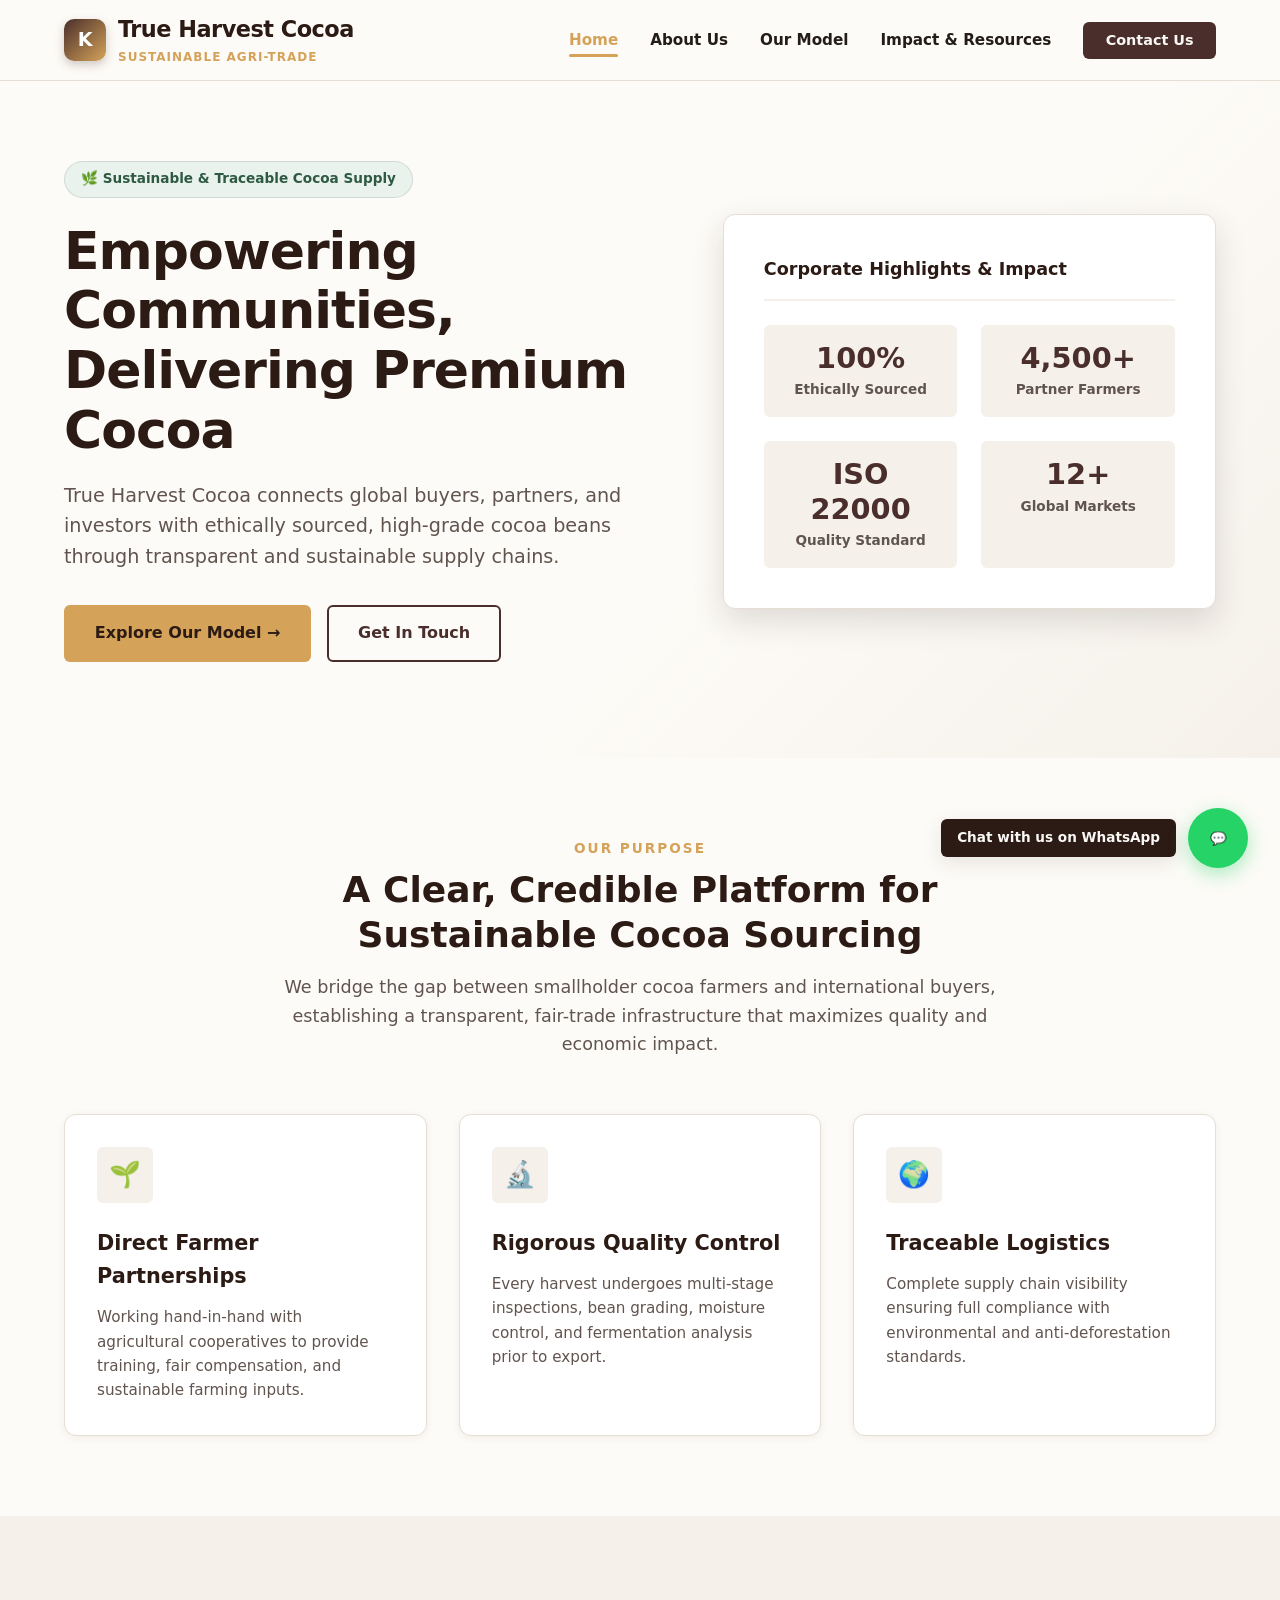
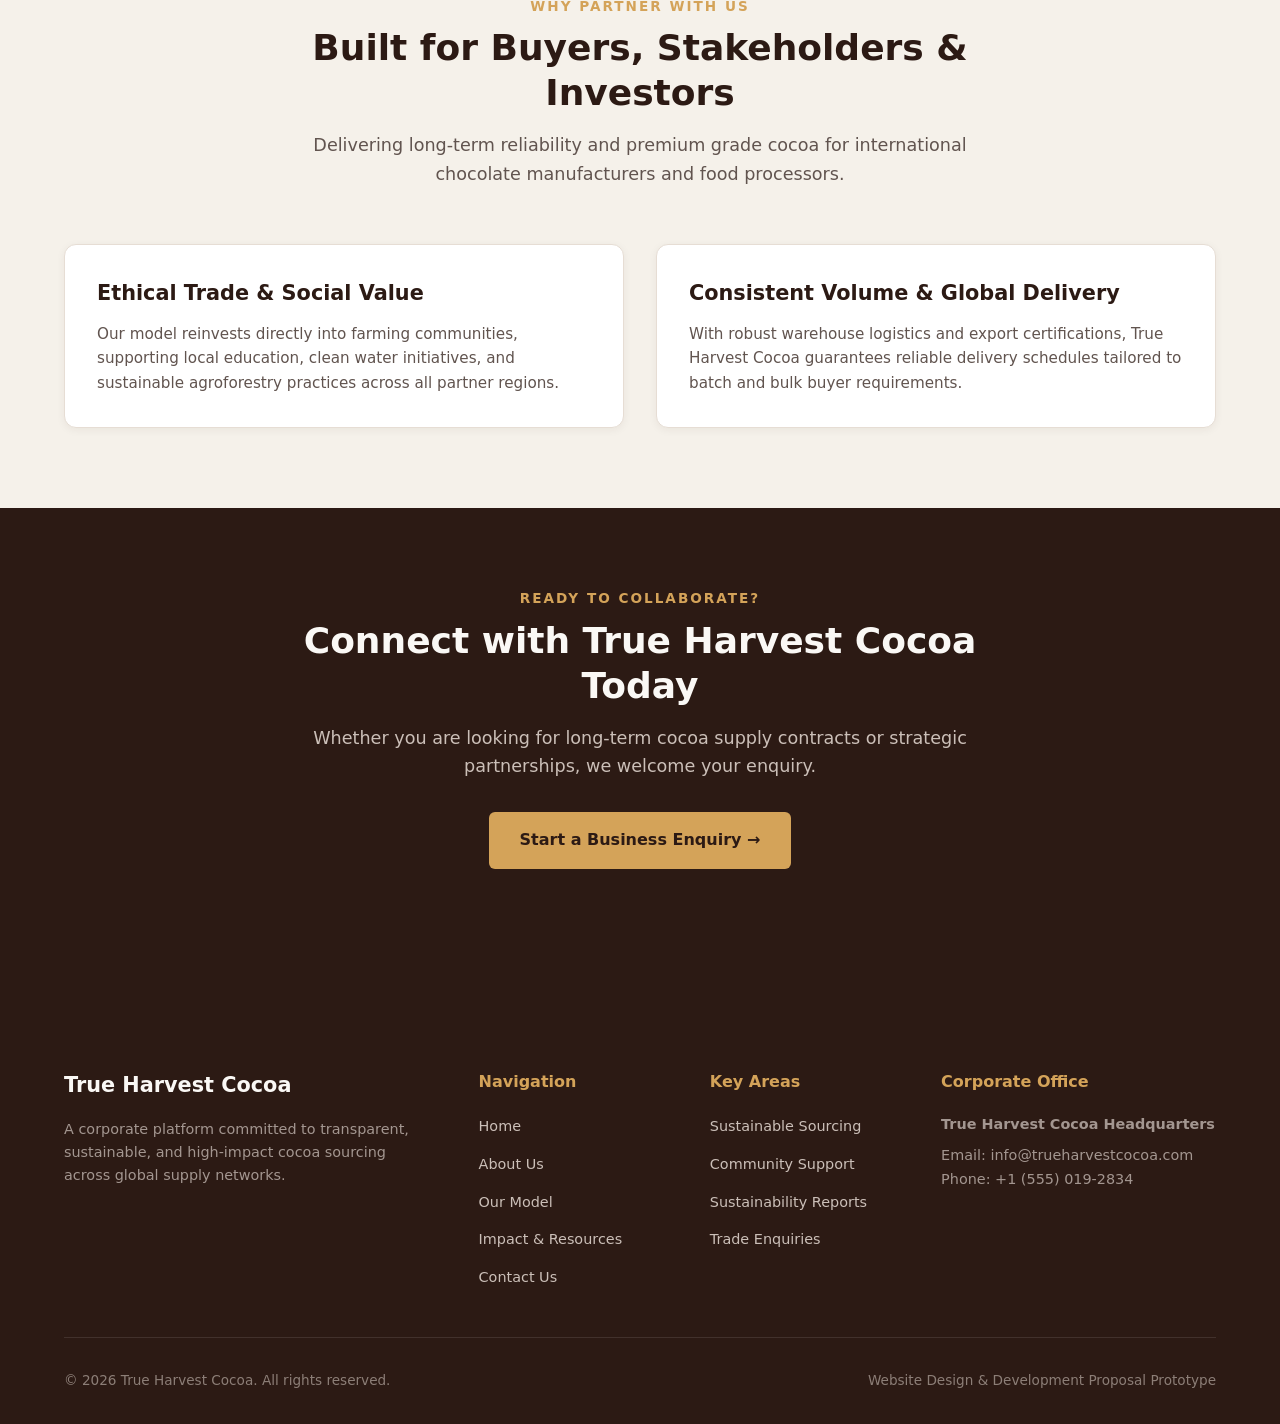
<file: index.html>
<!DOCTYPE html>
<html lang="en">
<head>
  <meta charset="UTF-8">
  <meta name="viewport" content="width=device-width, initial-scale=1.0">
  <title>True Harvest Cocoa | Sustainable Cocoa Sourcing & Operations</title>
  <link rel="stylesheet" href="css/styles.css">
</head>
<body>

  <!-- Header / Navigation -->
  <header class="header">
    <div class="container">
      <nav class="navbar">
        <a href="index.html" class="brand-logo">
          <div class="brand-logo-icon">K</div>
          <div>
            True Harvest Cocoa
            <span class="brand-tag">SUSTAINABLE AGRI-TRADE</span>
          </div>
        </a>
        <button class="mobile-toggle" id="mobileToggle" aria-label="Toggle navigation">☰</button>
        <ul class="nav-links" id="navLinks">
          <li><a href="index.html" class="nav-link active">Home</a></li>
          <li><a href="about.html" class="nav-link">About Us</a></li>
          <li><a href="model.html" class="nav-link">Our Model</a></li>
          <li><a href="impact.html" class="nav-link">Impact & Resources</a></li>
          <li><a href="contact.html" class="nav-cta">Contact Us</a></li>
        </ul>
      </nav>
    </div>
  </header>

  <!-- Hero Section -->
  <section class="hero">
    <div class="container">
      <div class="hero-grid">
        <div class="hero-content">
          <div class="hero-badge">🌿 Sustainable & Traceable Cocoa Supply</div>
          <h1 class="hero-title">Empowering Communities, Delivering Premium Cocoa</h1>
          <p class="hero-description">
            True Harvest Cocoa connects global buyers, partners, and investors with ethically sourced, high-grade cocoa beans through transparent and sustainable supply chains.
          </p>
          <div class="hero-actions">
            <a href="model.html" class="btn btn-primary">Explore Our Model →</a>
            <a href="contact.html" class="btn btn-secondary">Get In Touch</a>
          </div>
        </div>
        <div class="hero-card">
          <div class="hero-card-header">
            <div class="hero-card-title">Corporate Highlights & Impact</div>
          </div>
          <div class="hero-stat-list">
            <div class="stat-item">
              <div class="stat-number">100%</div>
              <div class="stat-label">Ethically Sourced</div>
            </div>
            <div class="stat-item">
              <div class="stat-number">4,500+</div>
              <div class="stat-label">Partner Farmers</div>
            </div>
            <div class="stat-item">
              <div class="stat-number">ISO 22000</div>
              <div class="stat-label">Quality Standard</div>
            </div>
            <div class="stat-item">
              <div class="stat-number">12+</div>
              <div class="stat-label">Global Markets</div>
            </div>
          </div>
        </div>
      </div>
    </div>
  </section>

  <!-- Purpose & Value Proposition -->
  <section class="section">
    <div class="container">
      <div class="section-header">
        <div class="section-subtitle">Our Purpose</div>
        <h2 class="section-title">A Clear, Credible Platform for Sustainable Cocoa Sourcing</h2>
        <p class="section-description">
          We bridge the gap between smallholder cocoa farmers and international buyers, establishing a transparent, fair-trade infrastructure that maximizes quality and economic impact.
        </p>
      </div>

      <div class="grid-3">
        <div class="card">
          <div class="card-icon">🌱</div>
          <h3 class="card-title">Direct Farmer Partnerships</h3>
          <p class="card-text">
            Working hand-in-hand with agricultural cooperatives to provide training, fair compensation, and sustainable farming inputs.
          </p>
        </div>
        <div class="card">
          <div class="card-icon">🔬</div>
          <h3 class="card-title">Rigorous Quality Control</h3>
          <p class="card-text">
            Every harvest undergoes multi-stage inspections, bean grading, moisture control, and fermentation analysis prior to export.
          </p>
        </div>
        <div class="card">
          <div class="card-icon">🌍</div>
          <h3 class="card-title">Traceable Logistics</h3>
          <p class="card-text">
            Complete supply chain visibility ensuring full compliance with environmental and anti-deforestation standards.
          </p>
        </div>
      </div>
    </div>
  </section>

  <!-- Capabilities Summary Banner -->
  <section class="section section-alt">
    <div class="container">
      <div class="section-header">
        <div class="section-subtitle">Why Partner With Us</div>
        <h2 class="section-title">Built for Buyers, Stakeholders & Investors</h2>
        <p class="section-description">
          Delivering long-term reliability and premium grade cocoa for international chocolate manufacturers and food processors.
        </p>
      </div>

      <div class="grid-2">
        <div class="card">
          <h3 class="card-title">Ethical Trade & Social Value</h3>
          <p class="card-text">
            Our model reinvests directly into farming communities, supporting local education, clean water initiatives, and sustainable agroforestry practices across all partner regions.
          </p>
        </div>
        <div class="card">
          <h3 class="card-title">Consistent Volume & Global Delivery</h3>
          <p class="card-text">
            With robust warehouse logistics and export certifications, True Harvest Cocoa guarantees reliable delivery schedules tailored to batch and bulk buyer requirements.
          </p>
        </div>
      </div>
    </div>
  </section>

  <!-- Invitation to Connect CTA -->
  <section class="section section-dark">
    <div class="container">
      <div class="section-header">
        <div class="section-subtitle">Ready to Collaborate?</div>
        <h2 class="section-title">Connect with True Harvest Cocoa Today</h2>
        <p class="section-description">
          Whether you are looking for long-term cocoa supply contracts or strategic partnerships, we welcome your enquiry.
        </p>
        <div style="margin-top: 2rem;">
          <a href="contact.html" class="btn btn-primary">Start a Business Enquiry →</a>
        </div>
      </div>
    </div>
  </section>

  <!-- Floating WhatsApp Chat Integration -->
  <div class="whatsapp-widget">
    <div class="whatsapp-tooltip">Chat with us on WhatsApp</div>
    <button class="whatsapp-btn" id="whatsappBtn" aria-label="Open WhatsApp Chat">
      💬
    </button>
  </div>

  <!-- Footer -->
  <footer class="footer">
    <div class="container">
      <div class="footer-grid">
        <div class="footer-brand">
          <div class="footer-logo">True Harvest Cocoa</div>
          <p class="footer-text">
            A corporate platform committed to transparent, sustainable, and high-impact cocoa sourcing across global supply networks.
          </p>
        </div>
        <div>
          <h4 class="footer-title">Navigation</h4>
          <ul class="footer-links">
            <li><a href="index.html">Home</a></li>
            <li><a href="about.html">About Us</a></li>
            <li><a href="model.html">Our Model</a></li>
            <li><a href="impact.html">Impact & Resources</a></li>
            <li><a href="contact.html">Contact Us</a></li>
          </ul>
        </div>
        <div>
          <h4 class="footer-title">Key Areas</h4>
          <ul class="footer-links">
            <li><a href="model.html">Sustainable Sourcing</a></li>
            <li><a href="impact.html">Community Support</a></li>
            <li><a href="impact.html">Sustainability Reports</a></li>
            <li><a href="contact.html">Trade Enquiries</a></li>
          </ul>
        </div>
        <div>
          <h4 class="footer-title">Corporate Office</h4>
          <p class="footer-text" style="margin-bottom: 0.5rem;"><strong>True Harvest Cocoa Headquarters</strong></p>
          <p class="footer-text">Email: info@trueharvestcocoa.com</p>
          <p class="footer-text">Phone: +1 (555) 019-2834</p>

        </div>
      </div>
      <div class="footer-bottom">
        <div>&copy; 2026 True Harvest Cocoa. All rights reserved.</div>
        <div>Website Design & Development Proposal Prototype</div>
      </div>
    </div>
  </footer>

  <script src="js/main.js"></script>
</body>
</html>
</file>
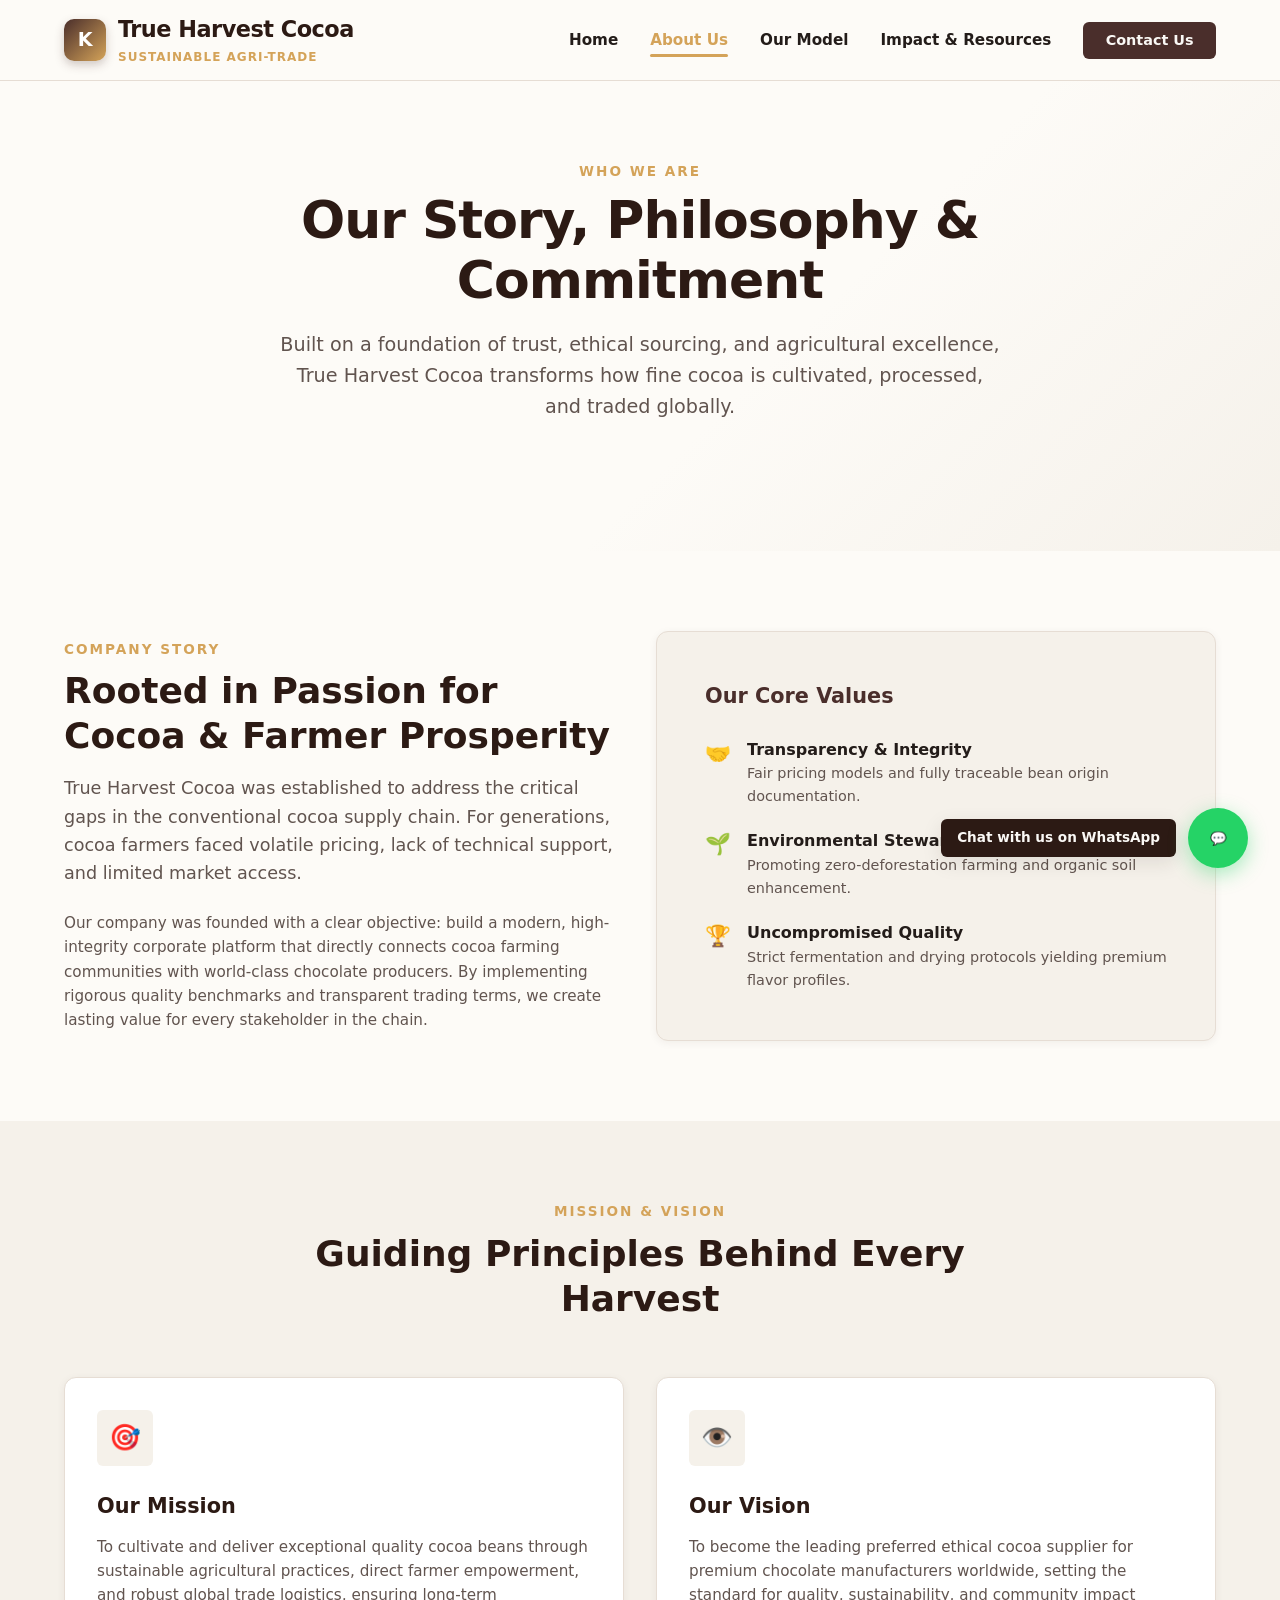
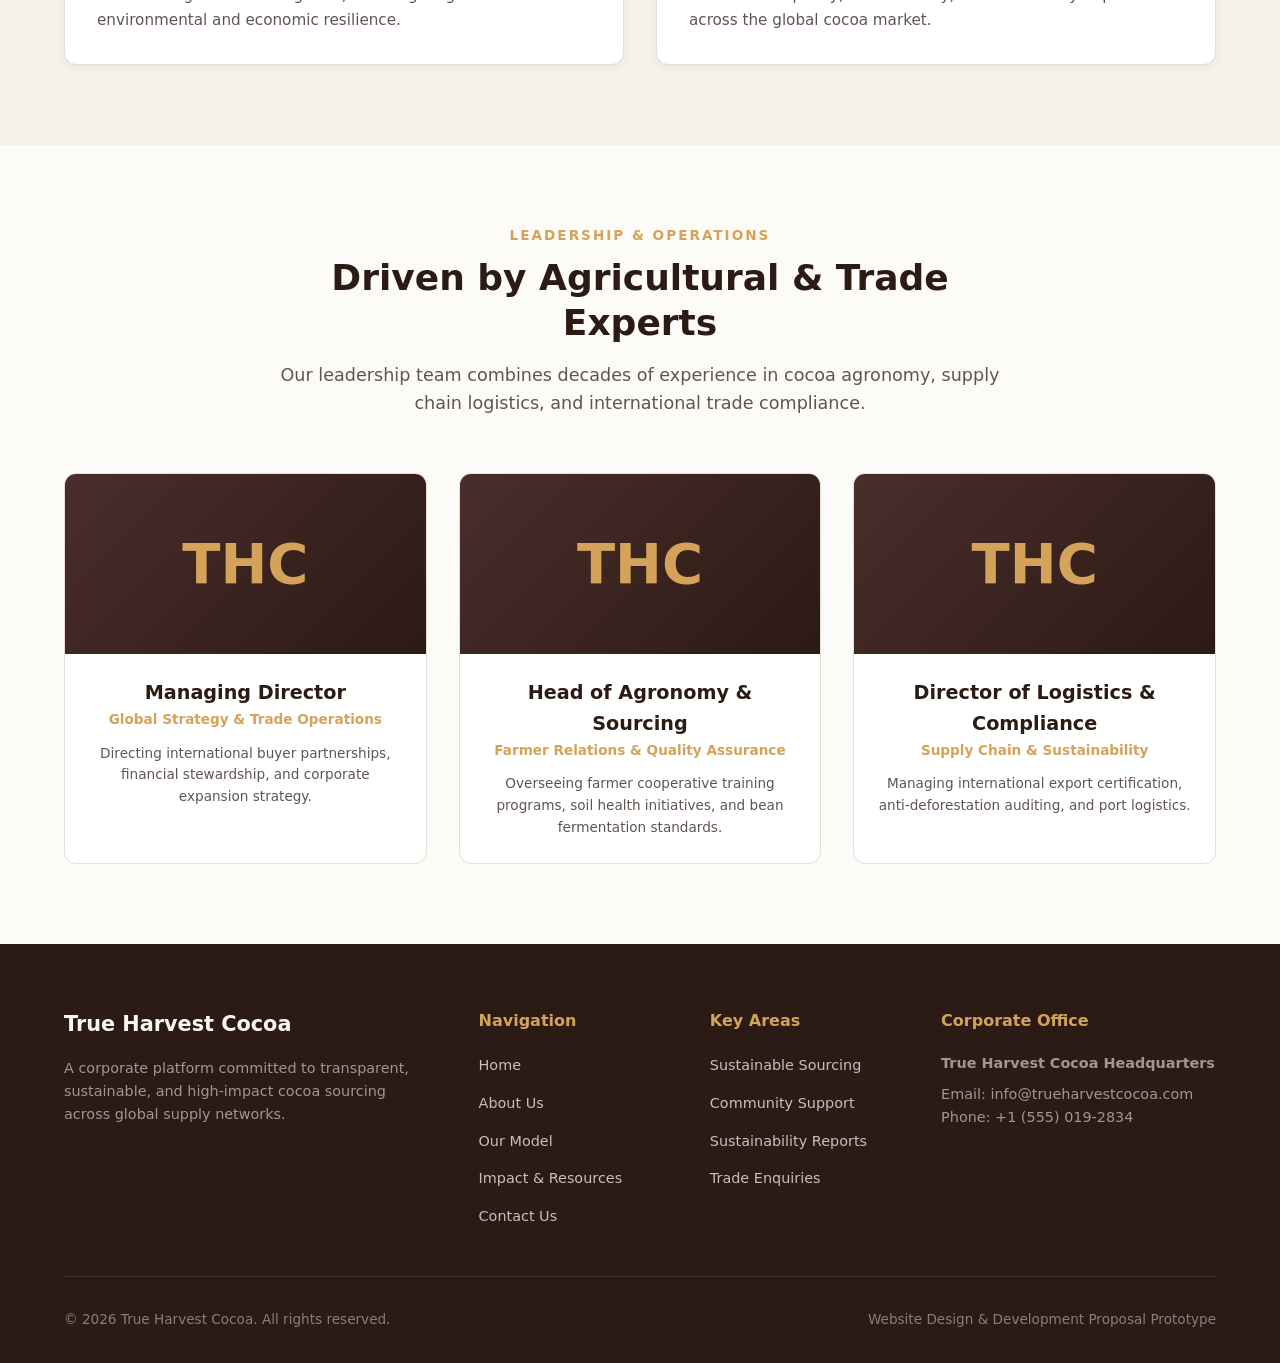
<file: about.html>
<!DOCTYPE html>
<html lang="en">
<head>
  <meta charset="UTF-8">
  <meta name="viewport" content="width=device-width, initial-scale=1.0">
  <title>About Us | True Harvest Cocoa</title>
  <link rel="stylesheet" href="css/styles.css">
</head>
<body>

  <!-- Header / Navigation -->
  <header class="header">
    <div class="container">
      <nav class="navbar">
        <a href="index.html" class="brand-logo">
          <div class="brand-logo-icon">K</div>
          <div>
            True Harvest Cocoa
            <span class="brand-tag">SUSTAINABLE AGRI-TRADE</span>
          </div>
        </a>
        <button class="mobile-toggle" id="mobileToggle" aria-label="Toggle navigation">☰</button>
        <ul class="nav-links" id="navLinks">
          <li><a href="index.html" class="nav-link">Home</a></li>
          <li><a href="about.html" class="nav-link active">About Us</a></li>
          <li><a href="model.html" class="nav-link">Our Model</a></li>
          <li><a href="impact.html" class="nav-link">Impact & Resources</a></li>
          <li><a href="contact.html" class="nav-cta">Contact Us</a></li>
        </ul>
      </nav>
    </div>
  </header>

  <!-- Hero Section -->
  <section class="hero">
    <div class="container">
      <div class="section-header" style="margin-bottom: 0;">
        <div class="section-subtitle">Who We Are</div>
        <h1 class="hero-title">Our Story, Philosophy & Commitment</h1>
        <p class="hero-description">
          Built on a foundation of trust, ethical sourcing, and agricultural excellence, True Harvest Cocoa transforms how fine cocoa is cultivated, processed, and traded globally.
        </p>
      </div>
    </div>
  </section>

  <!-- Company Story -->
  <section class="section">
    <div class="container">
      <div class="grid-2" style="align-items: center;">
        <div>
          <div class="section-subtitle">Company Story</div>
          <h2 class="section-title">Rooted in Passion for Cocoa & Farmer Prosperity</h2>
          <p class="section-description" style="margin-bottom: 1.5rem;">
            True Harvest Cocoa was established to address the critical gaps in the conventional cocoa supply chain. For generations, cocoa farmers faced volatile pricing, lack of technical support, and limited market access.
          </p>
          <p class="card-text">
            Our company was founded with a clear objective: build a modern, high-integrity corporate platform that directly connects cocoa farming communities with world-class chocolate producers. By implementing rigorous quality benchmarks and transparent trading terms, we create lasting value for every stakeholder in the chain.
          </p>
        </div>
        <div class="card" style="background: var(--bg-alt); padding: 3rem;">
          <h3 class="card-title" style="color: var(--primary-main);">Our Core Values</h3>
          <ul style="list-style: none; display: flex; flex-direction: column; gap: 1.25rem; margin-top: 1.5rem;">
            <li style="display: flex; gap: 1rem; align-items: flex-start;">
              <span style="font-size: 1.3rem;">🤝</span>
              <div>
                <strong>Transparency & Integrity</strong>
                <p class="card-text" style="font-size: 0.9rem;">Fair pricing models and fully traceable bean origin documentation.</p>
              </div>
            </li>
            <li style="display: flex; gap: 1rem; align-items: flex-start;">
              <span style="font-size: 1.3rem;">🌱</span>
              <div>
                <strong>Environmental Stewardship</strong>
                <p class="card-text" style="font-size: 0.9rem;">Promoting zero-deforestation farming and organic soil enhancement.</p>
              </div>
            </li>
            <li style="display: flex; gap: 1rem; align-items: flex-start;">
              <span style="font-size: 1.3rem;">🏆</span>
              <div>
                <strong>Uncompromised Quality</strong>
                <p class="card-text" style="font-size: 0.9rem;">Strict fermentation and drying protocols yielding premium flavor profiles.</p>
              </div>
            </li>
          </ul>
        </div>
      </div>
    </div>
  </section>

  <!-- Mission & Philosophy -->
  <section class="section section-alt">
    <div class="container">
      <div class="section-header">
        <div class="section-subtitle">Mission & Vision</div>
        <h2 class="section-title">Guiding Principles Behind Every Harvest</h2>
      </div>

      <div class="grid-2">
        <div class="card">
          <div class="card-icon">🎯</div>
          <h3 class="card-title">Our Mission</h3>
          <p class="card-text">
            To cultivate and deliver exceptional quality cocoa beans through sustainable agricultural practices, direct farmer empowerment, and robust global trade logistics, ensuring long-term environmental and economic resilience.
          </p>
        </div>
        <div class="card">
          <div class="card-icon">👁️</div>
          <h3 class="card-title">Our Vision</h3>
          <p class="card-text">
            To become the leading preferred ethical cocoa supplier for premium chocolate manufacturers worldwide, setting the standard for quality, sustainability, and community impact across the global cocoa market.
          </p>
        </div>
      </div>
    </div>
  </section>

  <!-- Team & Leadership Section -->
  <section class="section">
    <div class="container">
      <div class="section-header">
        <div class="section-subtitle">Leadership & Operations</div>
        <h2 class="section-title">Driven by Agricultural & Trade Experts</h2>
        <p class="section-description">
          Our leadership team combines decades of experience in cocoa agronomy, supply chain logistics, and international trade compliance.
        </p>
      </div>

      <div class="grid-3">
        <div class="team-card">
          <div class="team-avatar">THC</div>
          <div class="team-info">
            <h3 class="team-name">Managing Director</h3>
            <div class="team-role">Global Strategy & Trade Operations</div>
            <p class="card-text" style="font-size: 0.85rem;">
              Directing international buyer partnerships, financial stewardship, and corporate expansion strategy.
            </p>
          </div>
        </div>

        <div class="team-card">
          <div class="team-avatar">THC</div>
          <div class="team-info">
            <h3 class="team-name">Head of Agronomy & Sourcing</h3>
            <div class="team-role">Farmer Relations & Quality Assurance</div>
            <p class="card-text" style="font-size: 0.85rem;">
              Overseeing farmer cooperative training programs, soil health initiatives, and bean fermentation standards.
            </p>
          </div>
        </div>

        <div class="team-card">
          <div class="team-avatar">THC</div>
          <div class="team-info">
            <h3 class="team-name">Director of Logistics & Compliance</h3>
            <div class="team-role">Supply Chain & Sustainability</div>
            <p class="card-text" style="font-size: 0.85rem;">
              Managing international export certification, anti-deforestation auditing, and port logistics.
            </p>
          </div>
        </div>
      </div>
    </div>
  </section>

  <!-- Floating WhatsApp Chat Integration -->
  <div class="whatsapp-widget">
    <div class="whatsapp-tooltip">Chat with us on WhatsApp</div>
    <button class="whatsapp-btn" id="whatsappBtn" aria-label="Open WhatsApp Chat">
      💬
    </button>
  </div>

  <!-- Footer -->
  <footer class="footer">
    <div class="container">
      <div class="footer-grid">
        <div class="footer-brand">
          <div class="footer-logo">True Harvest Cocoa</div>
          <p class="footer-text">
            A corporate platform committed to transparent, sustainable, and high-impact cocoa sourcing across global supply networks.
          </p>
        </div>
        <div>
          <h4 class="footer-title">Navigation</h4>
          <ul class="footer-links">
            <li><a href="index.html">Home</a></li>
            <li><a href="about.html">About Us</a></li>
            <li><a href="model.html">Our Model</a></li>
            <li><a href="impact.html">Impact & Resources</a></li>
            <li><a href="contact.html">Contact Us</a></li>
          </ul>
        </div>
        <div>
          <h4 class="footer-title">Key Areas</h4>
          <ul class="footer-links">
            <li><a href="model.html">Sustainable Sourcing</a></li>
            <li><a href="impact.html">Community Support</a></li>
            <li><a href="impact.html">Sustainability Reports</a></li>
            <li><a href="contact.html">Trade Enquiries</a></li>
          </ul>
        </div>
        <div>
          <h4 class="footer-title">Corporate Office</h4>
          <p class="footer-text" style="margin-bottom: 0.5rem;"><strong>True Harvest Cocoa Headquarters</strong></p>
          <p class="footer-text">Email: info@trueharvestcocoa.com</p>
          <p class="footer-text">Phone: +1 (555) 019-2834</p>

        </div>
      </div>
      <div class="footer-bottom">
        <div>&copy; 2026 True Harvest Cocoa. All rights reserved.</div>
        <div>Website Design & Development Proposal Prototype</div>
      </div>
    </div>
  </footer>

  <script src="js/main.js"></script>
</body>
</html>
</file>
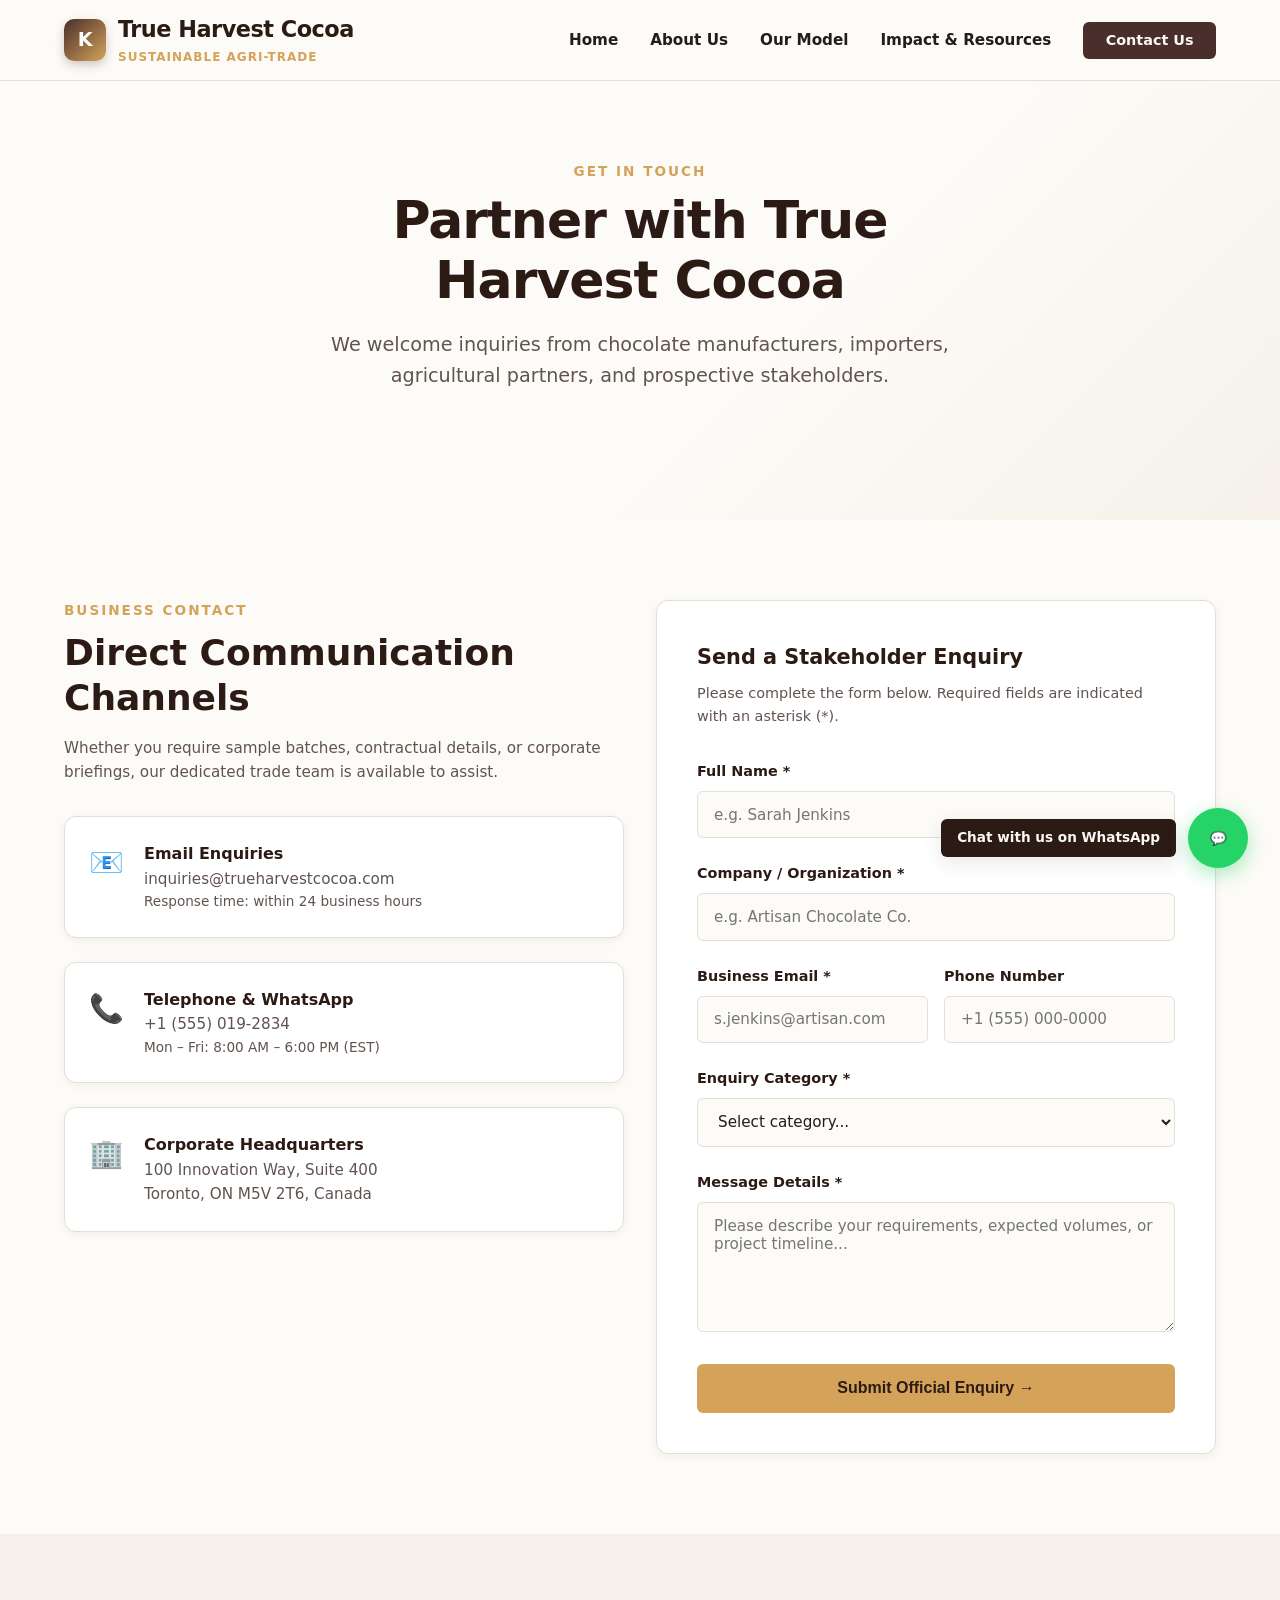
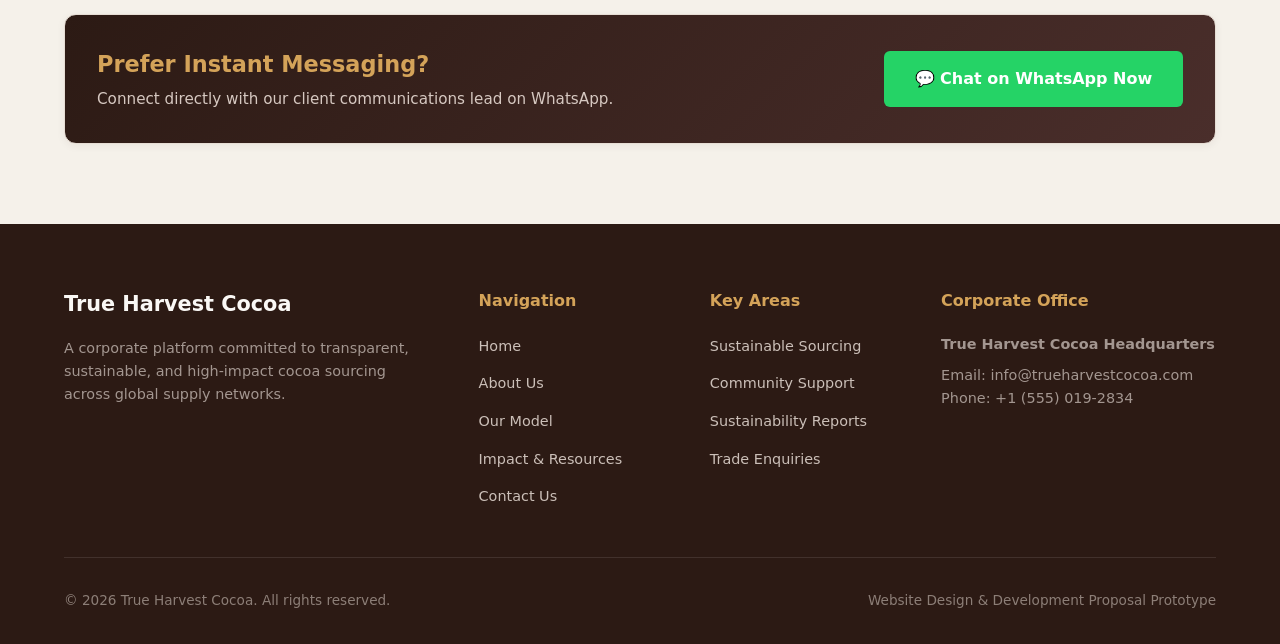
<file: contact.html>
<!DOCTYPE html>
<html lang="en">
<head>
  <meta charset="UTF-8">
  <meta name="viewport" content="width=device-width, initial-scale=1.0">
  <title>Contact Us | True Harvest Cocoa</title>
  <link rel="stylesheet" href="css/styles.css">
</head>
<body>

  <!-- Header / Navigation -->
  <header class="header">
    <div class="container">
      <nav class="navbar">
        <a href="index.html" class="brand-logo">
          <div class="brand-logo-icon">K</div>
          <div>
            True Harvest Cocoa
            <span class="brand-tag">SUSTAINABLE AGRI-TRADE</span>
          </div>
        </a>
        <button class="mobile-toggle" id="mobileToggle" aria-label="Toggle navigation">☰</button>
        <ul class="nav-links" id="navLinks">
          <li><a href="index.html" class="nav-link">Home</a></li>
          <li><a href="about.html" class="nav-link">About Us</a></li>
          <li><a href="model.html" class="nav-link">Our Model</a></li>
          <li><a href="impact.html" class="nav-link">Impact & Resources</a></li>
          <li><a href="contact.html" class="nav-cta active">Contact Us</a></li>
        </ul>
      </nav>
    </div>
  </header>

  <!-- Hero Section -->
  <section class="hero">
    <div class="container">
      <div class="section-header" style="margin-bottom: 0;">
        <div class="section-subtitle">Get In Touch</div>
        <h1 class="hero-title">Partner with True Harvest Cocoa</h1>
        <p class="hero-description">
          We welcome inquiries from chocolate manufacturers, importers, agricultural partners, and prospective stakeholders.
        </p>
      </div>
    </div>
  </section>

  <!-- Contact Form & Business Details Section -->
  <section class="section">
    <div class="container">
      <div class="grid-2">
        <!-- Contact Information Side -->
        <div>
          <div class="section-subtitle">Business Contact</div>
          <h2 class="section-title">Direct Communication Channels</h2>
          <p class="card-text" style="margin-bottom: 2rem;">
            Whether you require sample batches, contractual details, or corporate briefings, our dedicated trade team is available to assist.
          </p>

          <div style="display: flex; flex-direction: column; gap: 1.5rem;">
            <div class="card" style="display: flex; gap: 1.25rem; align-items: flex-start; padding: 1.5rem;">
              <div style="font-size: 1.75rem; color: var(--accent-gold);">📧</div>
              <div>
                <h4 style="color: var(--primary-dark); font-weight: 700;">Email Enquiries</h4>
                <p class="card-text" style="font-size: 0.95rem;">inquiries@trueharvestcocoa.com</p>
                <p class="card-text" style="font-size: 0.85rem; color: var(--text-muted);">Response time: within 24 business hours</p>
              </div>
            </div>

            <div class="card" style="display: flex; gap: 1.25rem; align-items: flex-start; padding: 1.5rem;">
              <div style="font-size: 1.75rem; color: var(--accent-gold);">📞</div>
              <div>
                <h4 style="color: var(--primary-dark); font-weight: 700;">Telephone & WhatsApp</h4>
                <p class="card-text" style="font-size: 0.95rem;">+1 (555) 019-2834</p>
                <p class="card-text" style="font-size: 0.85rem; color: var(--text-muted);">Mon – Fri: 8:00 AM – 6:00 PM (EST)</p>
              </div>
            </div>

            <div class="card" style="display: flex; gap: 1.25rem; align-items: flex-start; padding: 1.5rem;">
              <div style="font-size: 1.75rem; color: var(--accent-gold);">🏢</div>
              <div>
                <h4 style="color: var(--primary-dark); font-weight: 700;">Corporate Headquarters</h4>
                <p class="card-text" style="font-size: 0.95rem;">
                  100 Innovation Way, Suite 400<br>
                  Toronto, ON M5V 2T6, Canada
                </p>
              </div>
            </div>
          </div>
        </div>

        <!-- Professional Enquiry Form -->
        <div class="card" style="padding: 2.5rem; background-color: #fff;">
          <h3 class="card-title" style="margin-bottom: 0.5rem;">Send a Stakeholder Enquiry</h3>
          <p class="card-text" style="margin-bottom: 2rem; font-size: 0.9rem;">
            Please complete the form below. Required fields are indicated with an asterisk (*).
          </p>

          <form id="enquiryForm">
            <div class="form-group">
              <label for="fullName" class="form-label">Full Name *</label>
              <input type="text" id="fullName" class="form-control" placeholder="e.g. Sarah Jenkins" required>
            </div>

            <div class="form-group">
              <label for="orgName" class="form-label">Company / Organization *</label>
              <input type="text" id="orgName" class="form-control" placeholder="e.g. Artisan Chocolate Co." required>
            </div>

            <div class="grid-2" style="gap: 1rem;">
              <div class="form-group">
                <label for="email" class="form-label">Business Email *</label>
                <input type="email" id="email" class="form-control" placeholder="s.jenkins@artisan.com" required>
              </div>

              <div class="form-group">
                <label for="phone" class="form-label">Phone Number</label>
                <input type="tel" id="phone" class="form-control" placeholder="+1 (555) 000-0000">
              </div>
            </div>

            <div class="form-group">
              <label for="enquiryType" class="form-label">Enquiry Category *</label>
              <select id="enquiryType" class="form-control" required>
                <option value="" disabled selected>Select category...</option>
                <option value="bulk_purchasing">Bulk Cocoa Purchasing / Contracting</option>
                <option value="single_origin">Single-Origin Sample Request</option>
                <option value="partnership">Farmer Cooperative Partnership</option>
                <option value="investor">Investor / Stakeholder Enquiry</option>
                <option value="other">General Question</option>
              </select>
            </div>

            <div class="form-group">
              <label for="message" class="form-label">Message Details *</label>
              <textarea id="message" class="form-control" placeholder="Please describe your requirements, expected volumes, or project timeline..." required></textarea>
            </div>

            <button type="submit" class="btn btn-primary" style="width: 100%; justify-content: center;">
              Submit Official Enquiry →
            </button>
          </form>
        </div>
      </div>
    </div>
  </section>

  <!-- Quick WhatsApp Direct Bar -->
  <section class="section section-alt">
    <div class="container">
      <div class="card" style="display: flex; justify-content: space-between; align-items: center; flex-wrap: wrap; gap: 1.5rem; background: linear-gradient(135deg, var(--primary-dark), var(--primary-main)); color: #fff;">
        <div>
          <h3 style="font-size: 1.4rem; font-weight: 700; color: var(--accent-gold); margin-bottom: 0.25rem;">Prefer Instant Messaging?</h3>
          <p style="color: #D6C8C1; font-size: 0.95rem;">Connect directly with our client communications lead on WhatsApp.</p>
        </div>
        <a href="https://wa.me/15550192834" target="_blank" class="btn" style="background-color: #25D366; color: #fff;">
          💬 Chat on WhatsApp Now
        </a>
      </div>
    </div>
  </section>

  <!-- Floating WhatsApp Chat Integration -->
  <div class="whatsapp-widget">
    <div class="whatsapp-tooltip">Chat with us on WhatsApp</div>
    <button class="whatsapp-btn" id="whatsappBtn" aria-label="Open WhatsApp Chat">
      💬
    </button>
  </div>

  <!-- Footer -->
  <footer class="footer">
    <div class="container">
      <div class="footer-grid">
        <div class="footer-brand">
          <div class="footer-logo">True Harvest Cocoa</div>
          <p class="footer-text">
            A corporate platform committed to transparent, sustainable, and high-impact cocoa sourcing across global supply networks.
          </p>
        </div>
        <div>
          <h4 class="footer-title">Navigation</h4>
          <ul class="footer-links">
            <li><a href="index.html">Home</a></li>
            <li><a href="about.html">About Us</a></li>
            <li><a href="model.html">Our Model</a></li>
            <li><a href="impact.html">Impact & Resources</a></li>
            <li><a href="contact.html">Contact Us</a></li>
          </ul>
        </div>
        <div>
          <h4 class="footer-title">Key Areas</h4>
          <ul class="footer-links">
            <li><a href="model.html">Sustainable Sourcing</a></li>
            <li><a href="impact.html">Community Support</a></li>
            <li><a href="impact.html">Sustainability Reports</a></li>
            <li><a href="contact.html">Trade Enquiries</a></li>
          </ul>
        </div>
        <div>
          <h4 class="footer-title">Corporate Office</h4>
          <p class="footer-text" style="margin-bottom: 0.5rem;"><strong>True Harvest Cocoa Headquarters</strong></p>
          <p class="footer-text">Email: info@trueharvestcocoa.com</p>
          <p class="footer-text">Phone: +1 (555) 019-2834</p>

        </div>
      </div>
      <div class="footer-bottom">
        <div>&copy; 2026 True Harvest Cocoa. All rights reserved.</div>
        <div>Website Design & Development Proposal Prototype</div>
      </div>
    </div>
  </footer>

  <script src="js/main.js"></script>
</body>
</html>
</file>
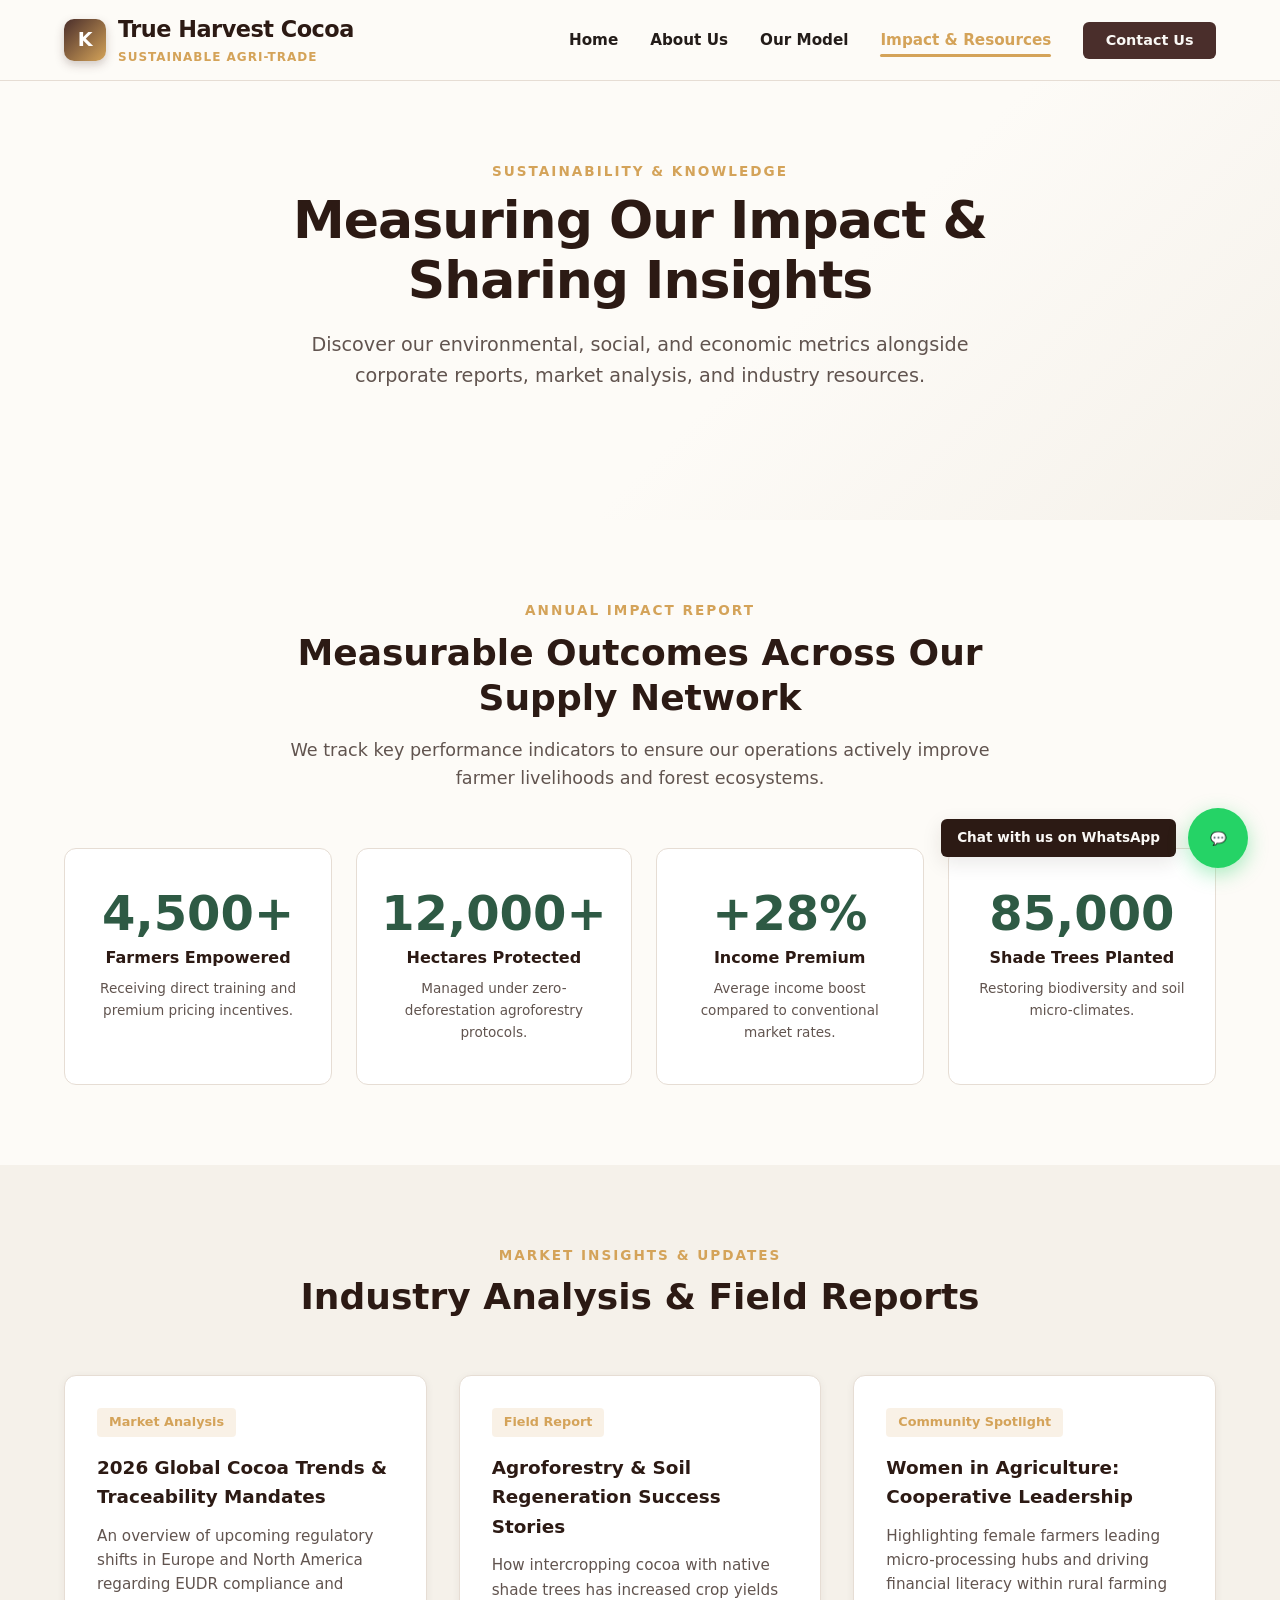
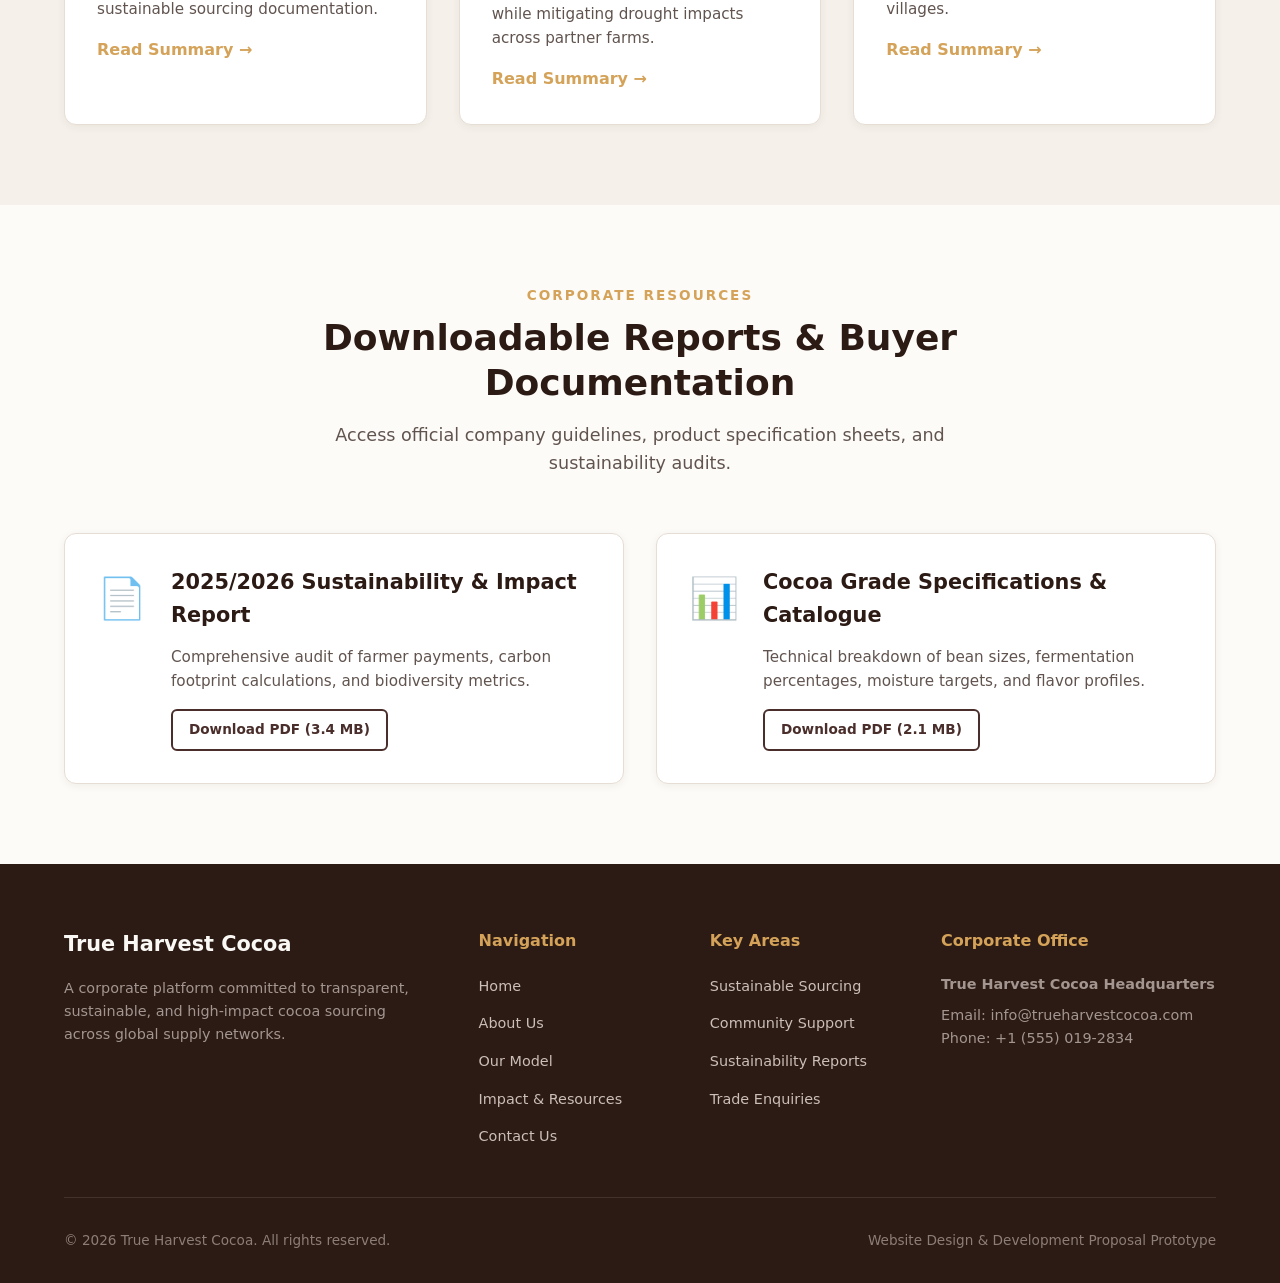
<file: impact.html>
<!DOCTYPE html>
<html lang="en">
<head>
  <meta charset="UTF-8">
  <meta name="viewport" content="width=device-width, initial-scale=1.0">
  <title>Impact & Resources | True Harvest Cocoa</title>
  <link rel="stylesheet" href="css/styles.css">
</head>
<body>

  <!-- Header / Navigation -->
  <header class="header">
    <div class="container">
      <nav class="navbar">
        <a href="index.html" class="brand-logo">
          <div class="brand-logo-icon">K</div>
          <div>
            True Harvest Cocoa
            <span class="brand-tag">SUSTAINABLE AGRI-TRADE</span>
          </div>
        </a>
        <button class="mobile-toggle" id="mobileToggle" aria-label="Toggle navigation">☰</button>
        <ul class="nav-links" id="navLinks">
          <li><a href="index.html" class="nav-link">Home</a></li>
          <li><a href="about.html" class="nav-link">About Us</a></li>
          <li><a href="model.html" class="nav-link">Our Model</a></li>
          <li><a href="impact.html" class="nav-link active">Impact & Resources</a></li>
          <li><a href="contact.html" class="nav-cta">Contact Us</a></li>
        </ul>
      </nav>
    </div>
  </header>

  <!-- Hero Section -->
  <section class="hero">
    <div class="container">
      <div class="section-header" style="margin-bottom: 0;">
        <div class="section-subtitle">Sustainability & Knowledge</div>
        <h1 class="hero-title">Measuring Our Impact & Sharing Insights</h1>
        <p class="hero-description">
          Discover our environmental, social, and economic metrics alongside corporate reports, market analysis, and industry resources.
        </p>
      </div>
    </div>
  </section>

  <!-- Impact Dashboard Metrics -->
  <section class="section">
    <div class="container">
      <div class="section-header">
        <div class="section-subtitle">Annual Impact Report</div>
        <h2 class="section-title">Measurable Outcomes Across Our Supply Network</h2>
        <p class="section-description">
          We track key performance indicators to ensure our operations actively improve farmer livelihoods and forest ecosystems.
        </p>
      </div>

      <div class="grid-4">
        <div class="impact-card">
          <div class="impact-val">4,500+</div>
          <h4 style="color: var(--primary-dark); font-weight: 700;">Farmers Empowered</h4>
          <p class="card-text" style="font-size: 0.85rem; margin-top: 0.5rem;">Receiving direct training and premium pricing incentives.</p>
        </div>

        <div class="impact-card">
          <div class="impact-val">12,000+</div>
          <h4 style="color: var(--primary-dark); font-weight: 700;">Hectares Protected</h4>
          <p class="card-text" style="font-size: 0.85rem; margin-top: 0.5rem;">Managed under zero-deforestation agroforestry protocols.</p>
        </div>

        <div class="impact-card">
          <div class="impact-val">+28%</div>
          <h4 style="color: var(--primary-dark); font-weight: 700;">Income Premium</h4>
          <p class="card-text" style="font-size: 0.85rem; margin-top: 0.5rem;">Average income boost compared to conventional market rates.</p>
        </div>

        <div class="impact-card">
          <div class="impact-val">85,000</div>
          <h4 style="color: var(--primary-dark); font-weight: 700;">Shade Trees Planted</h4>
          <p class="card-text" style="font-size: 0.85rem; margin-top: 0.5rem;">Restoring biodiversity and soil micro-climates.</p>
        </div>
      </div>
    </div>
  </section>

  <!-- Company Updates & Insights -->
  <section class="section section-alt">
    <div class="container">
      <div class="section-header">
        <div class="section-subtitle">Market Insights & Updates</div>
        <h2 class="section-title">Industry Analysis & Field Reports</h2>
      </div>

      <div class="grid-3">
        <div class="card">
          <div class="impact-badge">Market Analysis</div>
          <h3 class="card-title" style="font-size: 1.15rem;">2026 Global Cocoa Trends & Traceability Mandates</h3>
          <p class="card-text">
            An overview of upcoming regulatory shifts in Europe and North America regarding EUDR compliance and sustainable sourcing documentation.
          </p>
          <a href="#" style="display: inline-block; margin-top: 1rem; font-weight: 700; color: var(--accent-gold);">Read Summary →</a>
        </div>

        <div class="card">
          <div class="impact-badge">Field Report</div>
          <h3 class="card-title" style="font-size: 1.15rem;">Agroforestry & Soil Regeneration Success Stories</h3>
          <p class="card-text">
            How intercropping cocoa with native shade trees has increased crop yields while mitigating drought impacts across partner farms.
          </p>
          <a href="#" style="display: inline-block; margin-top: 1rem; font-weight: 700; color: var(--accent-gold);">Read Summary →</a>
        </div>

        <div class="card">
          <div class="impact-badge">Community Spotlight</div>
          <h3 class="card-title" style="font-size: 1.15rem;">Women in Agriculture: Cooperative Leadership</h3>
          <p class="card-text">
            Highlighting female farmers leading micro-processing hubs and driving financial literacy within rural farming villages.
          </p>
          <a href="#" style="display: inline-block; margin-top: 1rem; font-weight: 700; color: var(--accent-gold);">Read Summary →</a>
        </div>
      </div>
    </div>
  </section>

  <!-- Downloadable Resources Section -->
  <section class="section">
    <div class="container">
      <div class="section-header">
        <div class="section-subtitle">Corporate Resources</div>
        <h2 class="section-title">Downloadable Reports & Buyer Documentation</h2>
        <p class="section-description">
          Access official company guidelines, product specification sheets, and sustainability audits.
        </p>
      </div>

      <div class="grid-2">
        <div class="card" style="display: flex; gap: 1.5rem; align-items: flex-start;">
          <div style="font-size: 2.5rem; color: var(--primary-main);">📄</div>
          <div>
            <h3 class="card-title">2025/2026 Sustainability & Impact Report</h3>
            <p class="card-text" style="margin-bottom: 1rem;">Comprehensive audit of farmer payments, carbon footprint calculations, and biodiversity metrics.</p>
            <a href="#" class="btn btn-secondary" style="padding: 0.5rem 1rem; font-size: 0.85rem;">Download PDF (3.4 MB)</a>
          </div>
        </div>

        <div class="card" style="display: flex; gap: 1.5rem; align-items: flex-start;">
          <div style="font-size: 2.5rem; color: var(--primary-main);">📊</div>
          <div>
            <h3 class="card-title">Cocoa Grade Specifications & Catalogue</h3>
            <p class="card-text" style="margin-bottom: 1rem;">Technical breakdown of bean sizes, fermentation percentages, moisture targets, and flavor profiles.</p>
            <a href="#" class="btn btn-secondary" style="padding: 0.5rem 1rem; font-size: 0.85rem;">Download PDF (2.1 MB)</a>
          </div>
        </div>
      </div>
    </div>
  </section>

  <!-- Floating WhatsApp Chat Integration -->
  <div class="whatsapp-widget">
    <div class="whatsapp-tooltip">Chat with us on WhatsApp</div>
    <button class="whatsapp-btn" id="whatsappBtn" aria-label="Open WhatsApp Chat">
      💬
    </button>
  </div>

  <!-- Footer -->
  <footer class="footer">
    <div class="container">
      <div class="footer-grid">
        <div class="footer-brand">
          <div class="footer-logo">True Harvest Cocoa</div>
          <p class="footer-text">
            A corporate platform committed to transparent, sustainable, and high-impact cocoa sourcing across global supply networks.
          </p>
        </div>
        <div>
          <h4 class="footer-title">Navigation</h4>
          <ul class="footer-links">
            <li><a href="index.html">Home</a></li>
            <li><a href="about.html">About Us</a></li>
            <li><a href="model.html">Our Model</a></li>
            <li><a href="impact.html">Impact & Resources</a></li>
            <li><a href="contact.html">Contact Us</a></li>
          </ul>
        </div>
        <div>
          <h4 class="footer-title">Key Areas</h4>
          <ul class="footer-links">
            <li><a href="model.html">Sustainable Sourcing</a></li>
            <li><a href="impact.html">Community Support</a></li>
            <li><a href="impact.html">Sustainability Reports</a></li>
            <li><a href="contact.html">Trade Enquiries</a></li>
          </ul>
        </div>
        <div>
          <h4 class="footer-title">Corporate Office</h4>
          <p class="footer-text" style="margin-bottom: 0.5rem;"><strong>True Harvest Cocoa Headquarters</strong></p>
          <p class="footer-text">Email: info@trueharvestcocoa.com</p>
          <p class="footer-text">Phone: +1 (555) 019-2834</p>

        </div>
      </div>
      <div class="footer-bottom">
        <div>&copy; 2026 True Harvest Cocoa. All rights reserved.</div>
        <div>Website Design & Development Proposal Prototype</div>
      </div>
    </div>
  </footer>

  <script src="js/main.js"></script>
</body>
</html>
</file>
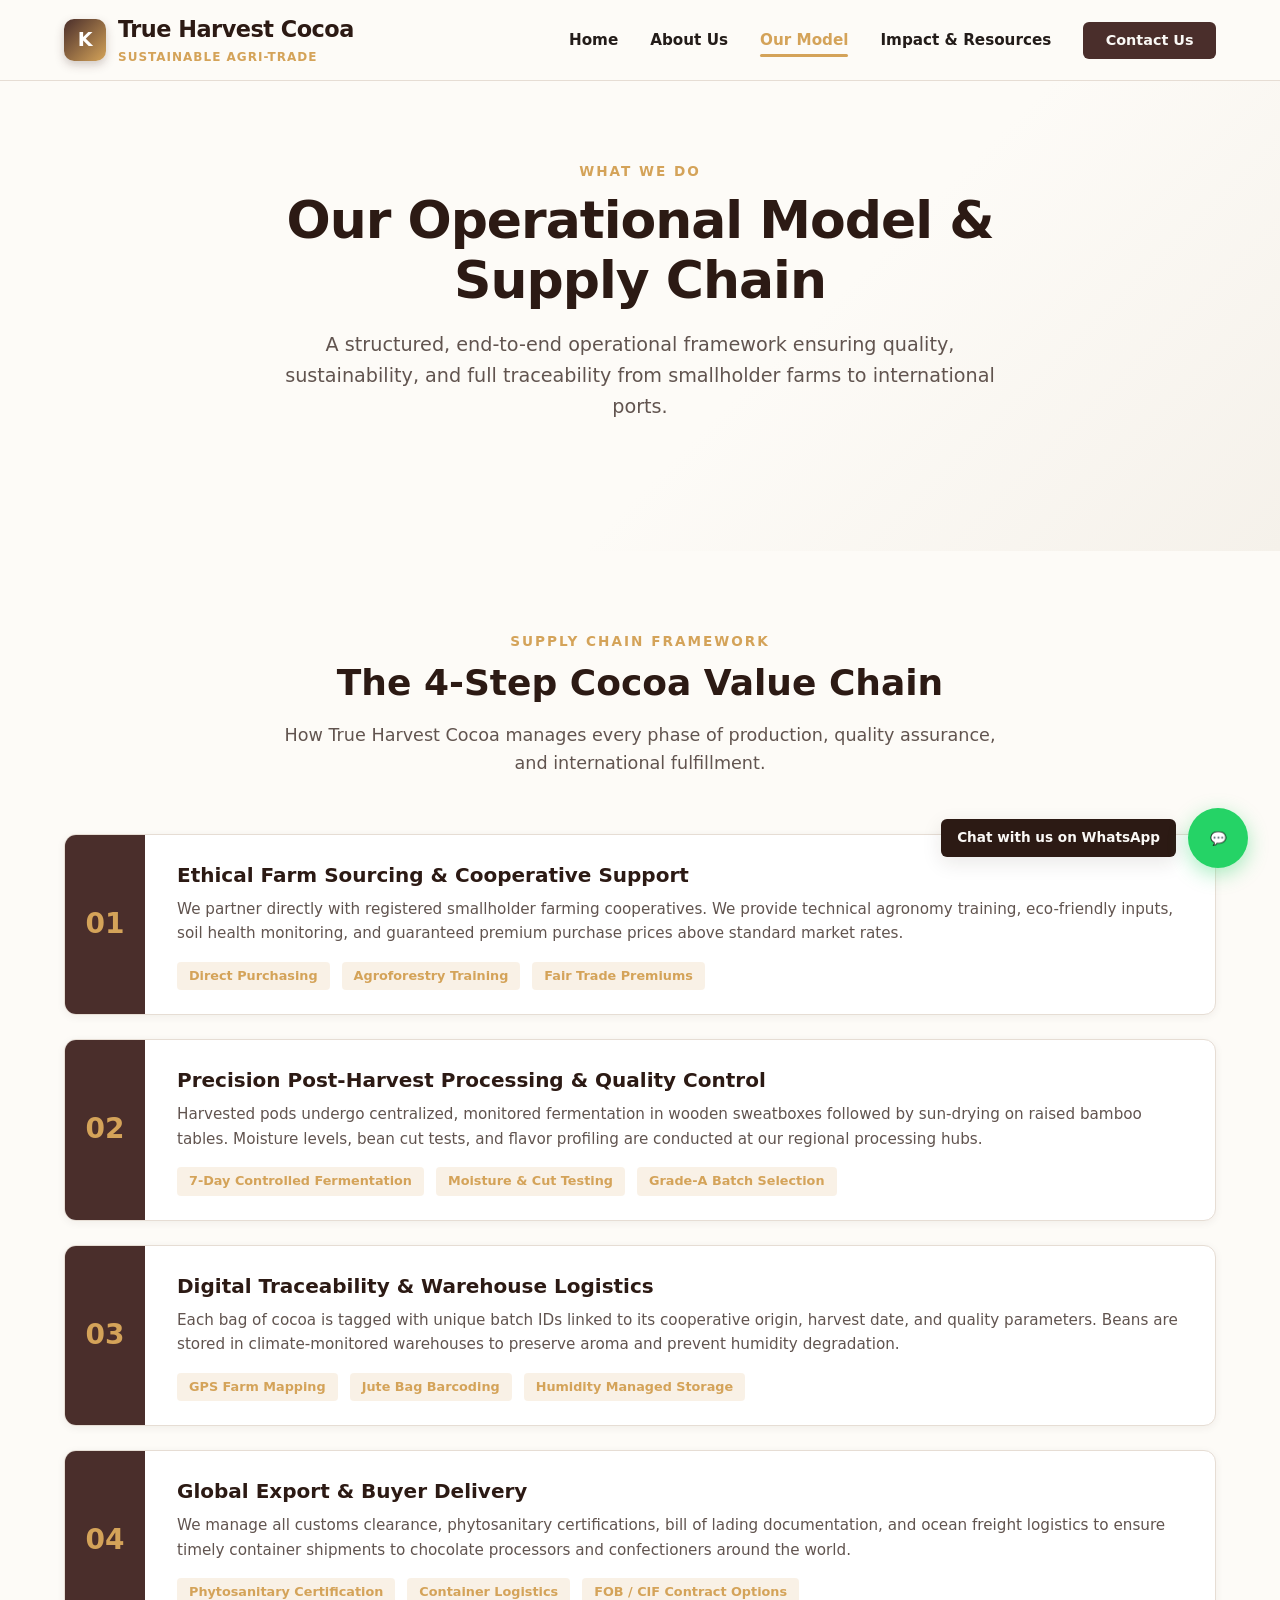
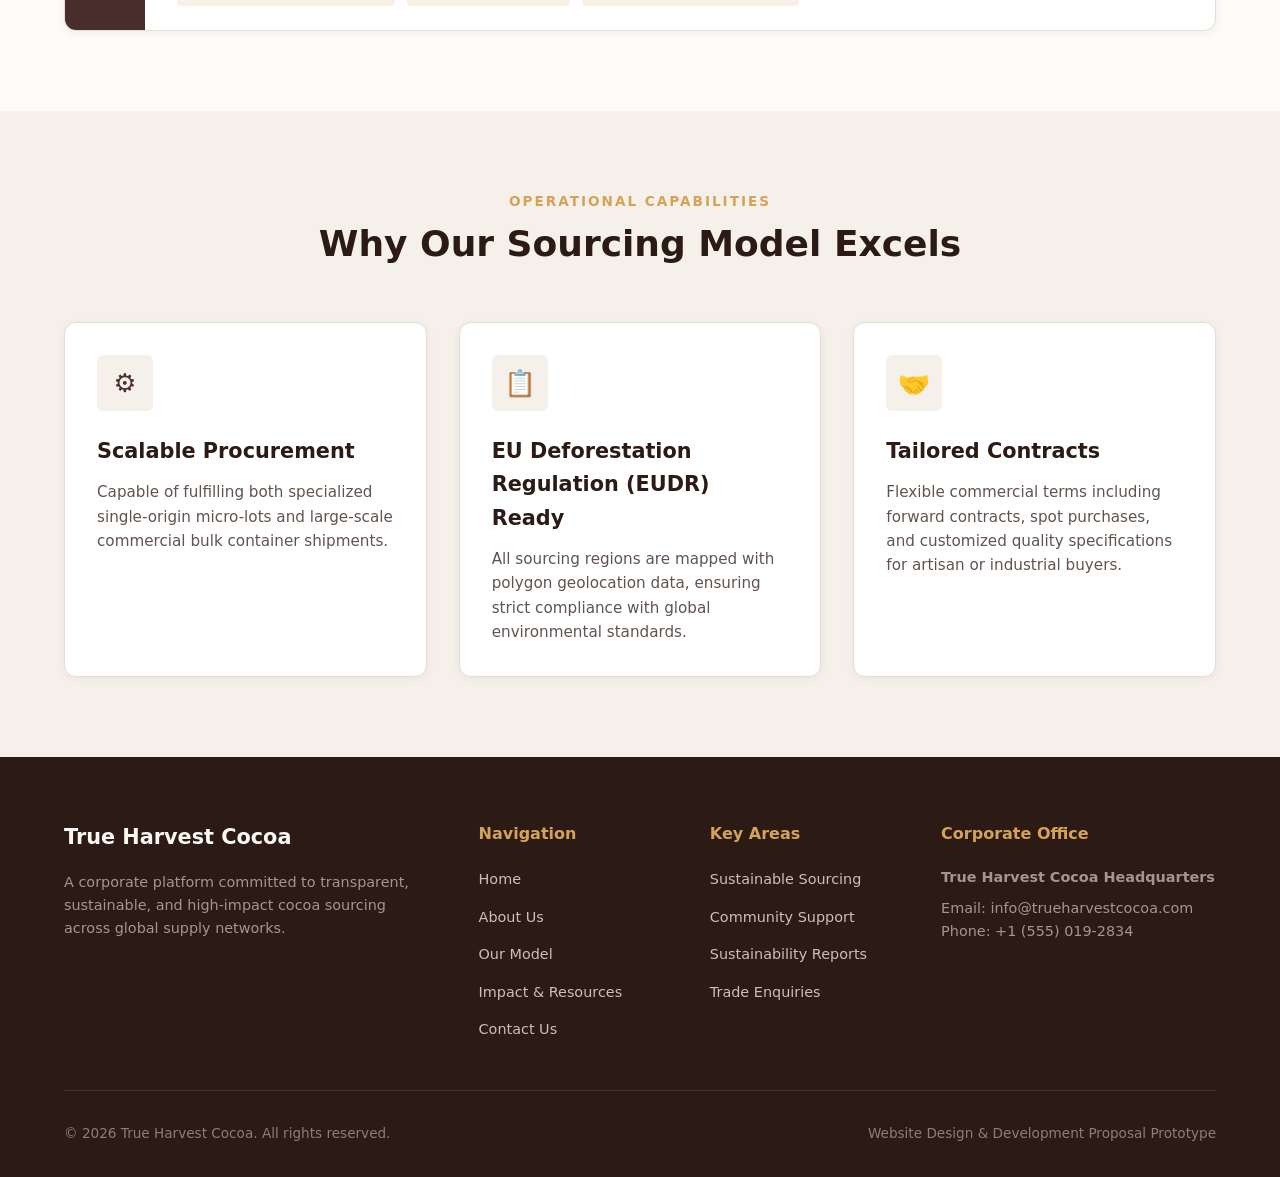
<file: model.html>
<!DOCTYPE html>
<html lang="en">
<head>
  <meta charset="UTF-8">
  <meta name="viewport" content="width=device-width, initial-scale=1.0">
  <title>Our Model | True Harvest Cocoa</title>
  <link rel="stylesheet" href="css/styles.css">
</head>
<body>

  <!-- Header / Navigation -->
  <header class="header">
    <div class="container">
      <nav class="navbar">
        <a href="index.html" class="brand-logo">
          <div class="brand-logo-icon">K</div>
          <div>
            True Harvest Cocoa
            <span class="brand-tag">SUSTAINABLE AGRI-TRADE</span>
          </div>
        </a>
        <button class="mobile-toggle" id="mobileToggle" aria-label="Toggle navigation">☰</button>
        <ul class="nav-links" id="navLinks">
          <li><a href="index.html" class="nav-link">Home</a></li>
          <li><a href="about.html" class="nav-link">About Us</a></li>
          <li><a href="model.html" class="nav-link active">Our Model</a></li>
          <li><a href="impact.html" class="nav-link">Impact & Resources</a></li>
          <li><a href="contact.html" class="nav-cta">Contact Us</a></li>
        </ul>
      </nav>
    </div>
  </header>

  <!-- Hero Section -->
  <section class="hero">
    <div class="container">
      <div class="section-header" style="margin-bottom: 0;">
        <div class="section-subtitle">What We Do</div>
        <h1 class="hero-title">Our Operational Model & Supply Chain</h1>
        <p class="hero-description">
          A structured, end-to-end operational framework ensuring quality, sustainability, and full traceability from smallholder farms to international ports.
        </p>
      </div>
    </div>
  </section>

  <!-- Step-by-step Visual Supply Chain Flow -->
  <section class="section">
    <div class="container">
      <div class="section-header">
        <div class="section-subtitle">Supply Chain Framework</div>
        <h2 class="section-title">The 4-Step Cocoa Value Chain</h2>
        <p class="section-description">
          How True Harvest Cocoa manages every phase of production, quality assurance, and international fulfillment.
        </p>
      </div>

      <div class="flow-container">
        <!-- Step 1 -->
        <div class="flow-step">
          <div class="flow-step-num">01</div>
          <div class="flow-step-body">
            <h3 class="flow-step-title">Ethical Farm Sourcing & Cooperative Support</h3>
            <p class="card-text">
              We partner directly with registered smallholder farming cooperatives. We provide technical agronomy training, eco-friendly inputs, soil health monitoring, and guaranteed premium purchase prices above standard market rates.
            </p>
            <div style="margin-top: 1rem; display: flex; gap: 0.75rem; flex-wrap: wrap;">
              <span class="impact-badge" style="margin: 0;">Direct Purchasing</span>
              <span class="impact-badge" style="margin: 0;">Agroforestry Training</span>
              <span class="impact-badge" style="margin: 0;">Fair Trade Premiums</span>
            </div>
          </div>
        </div>

        <!-- Step 2 -->
        <div class="flow-step">
          <div class="flow-step-num">02</div>
          <div class="flow-step-body">
            <h3 class="flow-step-title">Precision Post-Harvest Processing & Quality Control</h3>
            <p class="card-text">
              Harvested pods undergo centralized, monitored fermentation in wooden sweatboxes followed by sun-drying on raised bamboo tables. Moisture levels, bean cut tests, and flavor profiling are conducted at our regional processing hubs.
            </p>
            <div style="margin-top: 1rem; display: flex; gap: 0.75rem; flex-wrap: wrap;">
              <span class="impact-badge" style="margin: 0;">7-Day Controlled Fermentation</span>
              <span class="impact-badge" style="margin: 0;">Moisture & Cut Testing</span>
              <span class="impact-badge" style="margin: 0;">Grade-A Batch Selection</span>
            </div>
          </div>
        </div>

        <!-- Step 3 -->
        <div class="flow-step">
          <div class="flow-step-num">03</div>
          <div class="flow-step-body">
            <h3 class="flow-step-title">Digital Traceability & Warehouse Logistics</h3>
            <p class="card-text">
              Each bag of cocoa is tagged with unique batch IDs linked to its cooperative origin, harvest date, and quality parameters. Beans are stored in climate-monitored warehouses to preserve aroma and prevent humidity degradation.
            </p>
            <div style="margin-top: 1rem; display: flex; gap: 0.75rem; flex-wrap: wrap;">
              <span class="impact-badge" style="margin: 0;">GPS Farm Mapping</span>
              <span class="impact-badge" style="margin: 0;">Jute Bag Barcoding</span>
              <span class="impact-badge" style="margin: 0;">Humidity Managed Storage</span>
            </div>
          </div>
        </div>

        <!-- Step 4 -->
        <div class="flow-step">
          <div class="flow-step-num">04</div>
          <div class="flow-step-body">
            <h3 class="flow-step-title">Global Export & Buyer Delivery</h3>
            <p class="card-text">
              We manage all customs clearance, phytosanitary certifications, bill of lading documentation, and ocean freight logistics to ensure timely container shipments to chocolate processors and confectioners around the world.
            </p>
            <div style="margin-top: 1rem; display: flex; gap: 0.75rem; flex-wrap: wrap;">
              <span class="impact-badge" style="margin: 0;">Phytosanitary Certification</span>
              <span class="impact-badge" style="margin: 0;">Container Logistics</span>
              <span class="impact-badge" style="margin: 0;">FOB / CIF Contract Options</span>
            </div>
          </div>
        </div>
      </div>
    </div>
  </section>

  <!-- Core Capabilities Grid -->
  <section class="section section-alt">
    <div class="container">
      <div class="section-header">
        <div class="section-subtitle">Operational Capabilities</div>
        <h2 class="section-title">Why Our Sourcing Model Excels</h2>
      </div>

      <div class="grid-3">
        <div class="card">
          <div class="card-icon">⚙️</div>
          <h3 class="card-title">Scalable Procurement</h3>
          <p class="card-text">
            Capable of fulfilling both specialized single-origin micro-lots and large-scale commercial bulk container shipments.
          </p>
        </div>
        <div class="card">
          <div class="card-icon">📋</div>
          <h3 class="card-title">EU Deforestation Regulation (EUDR) Ready</h3>
          <p class="card-text">
            All sourcing regions are mapped with polygon geolocation data, ensuring strict compliance with global environmental standards.
          </p>
        </div>
        <div class="card">
          <div class="card-icon">🤝</div>
          <h3 class="card-title">Tailored Contracts</h3>
          <p class="card-text">
            Flexible commercial terms including forward contracts, spot purchases, and customized quality specifications for artisan or industrial buyers.
          </p>
        </div>
      </div>
    </div>
  </section>

  <!-- Floating WhatsApp Chat Integration -->
  <div class="whatsapp-widget">
    <div class="whatsapp-tooltip">Chat with us on WhatsApp</div>
    <button class="whatsapp-btn" id="whatsappBtn" aria-label="Open WhatsApp Chat">
      💬
    </button>
  </div>

  <!-- Footer -->
  <footer class="footer">
    <div class="container">
      <div class="footer-grid">
        <div class="footer-brand">
          <div class="footer-logo">True Harvest Cocoa</div>
          <p class="footer-text">
            A corporate platform committed to transparent, sustainable, and high-impact cocoa sourcing across global supply networks.
          </p>
        </div>
        <div>
          <h4 class="footer-title">Navigation</h4>
          <ul class="footer-links">
            <li><a href="index.html">Home</a></li>
            <li><a href="about.html">About Us</a></li>
            <li><a href="model.html">Our Model</a></li>
            <li><a href="impact.html">Impact & Resources</a></li>
            <li><a href="contact.html">Contact Us</a></li>
          </ul>
        </div>
        <div>
          <h4 class="footer-title">Key Areas</h4>
          <ul class="footer-links">
            <li><a href="model.html">Sustainable Sourcing</a></li>
            <li><a href="impact.html">Community Support</a></li>
            <li><a href="impact.html">Sustainability Reports</a></li>
            <li><a href="contact.html">Trade Enquiries</a></li>
          </ul>
        </div>
        <div>
          <h4 class="footer-title">Corporate Office</h4>
          <p class="footer-text" style="margin-bottom: 0.5rem;"><strong>True Harvest Cocoa Headquarters</strong></p>
          <p class="footer-text">Email: info@trueharvestcocoa.com</p>
          <p class="footer-text">Phone: +1 (555) 019-2834</p>

        </div>
      </div>
      <div class="footer-bottom">
        <div>&copy; 2026 True Harvest Cocoa. All rights reserved.</div>
        <div>Website Design & Development Proposal Prototype</div>
      </div>
    </div>
  </footer>

  <script src="js/main.js"></script>
</body>
</html>
</file>
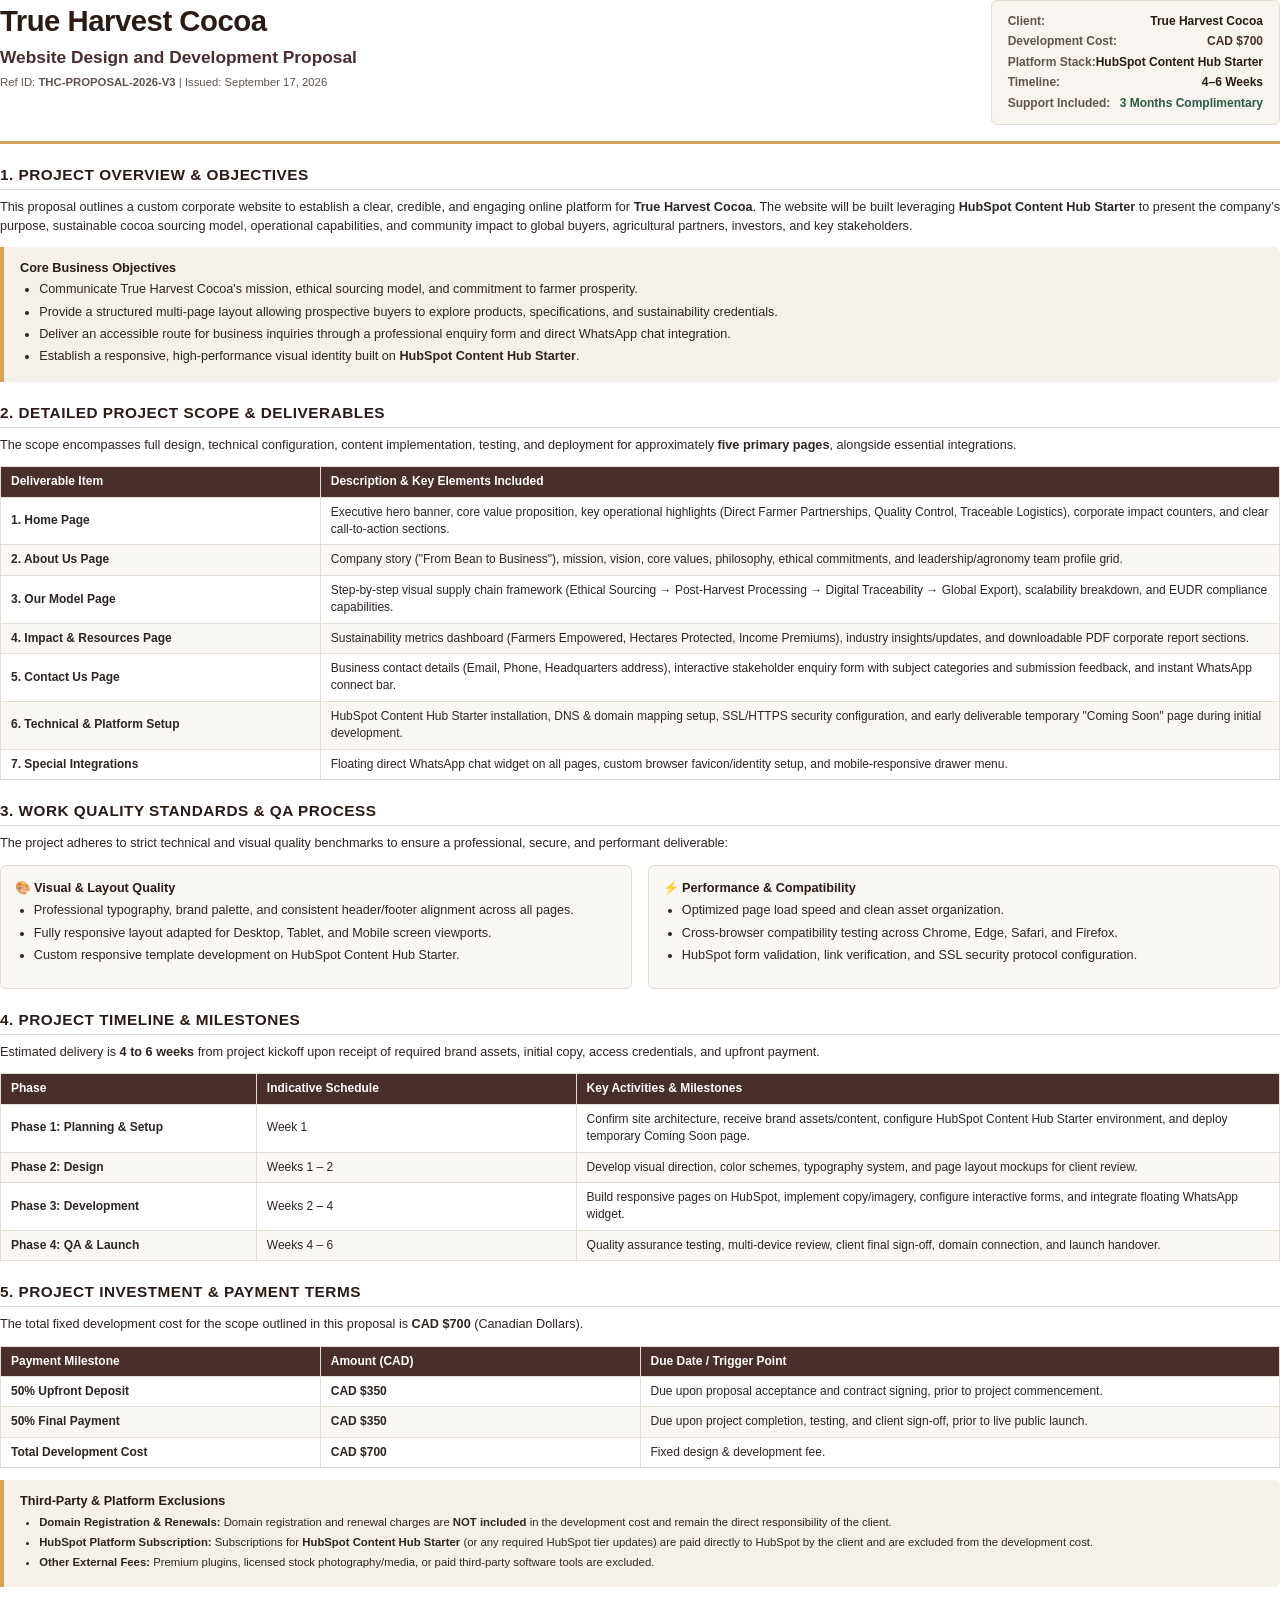
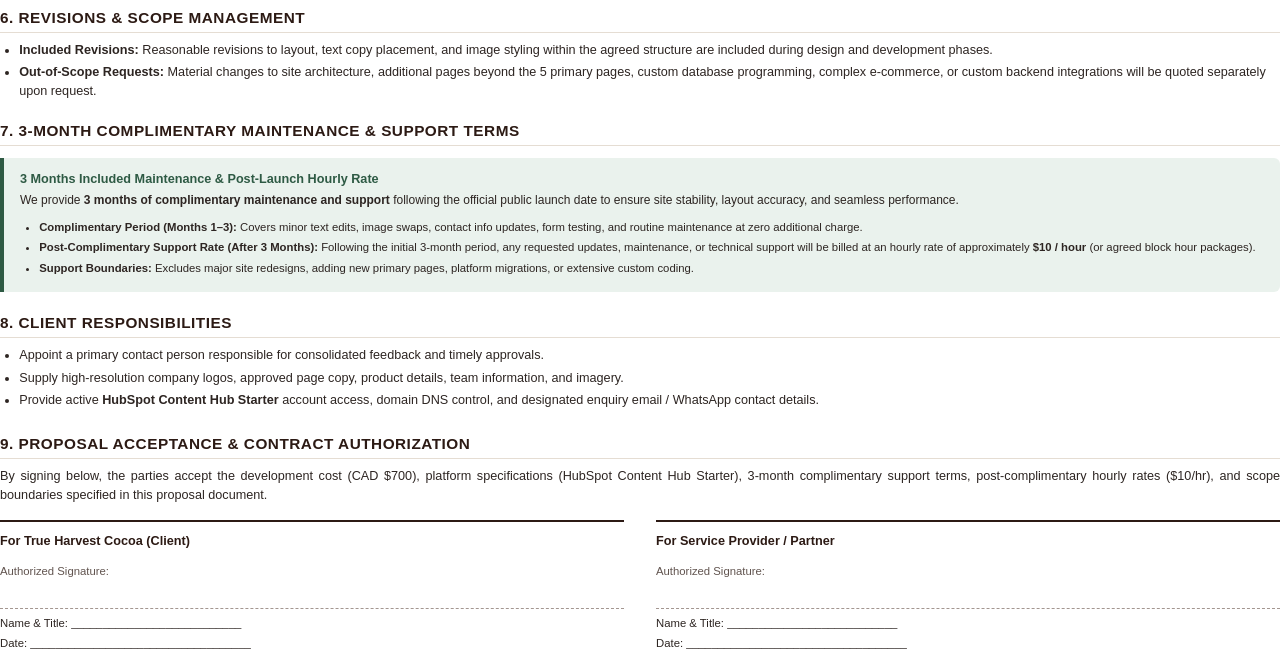
<file: proposal.html>
<!DOCTYPE html>
<html lang="en">
<head>
  <meta charset="UTF-8">
  <title>Website Design and Development Proposal - True Harvest Cocoa</title>
  <style>
    @page {
      size: A4;
      margin: 12mm 12mm 12mm 12mm;
    }
    
    * {
      box-sizing: border-box;
      margin: 0;
      padding: 0;
    }

    body {
      font-family: 'Helvetica Neue', Helvetica, Arial, sans-serif;
      color: #2D2522;
      background-color: #FFFFFF;
      line-height: 1.45;
      font-size: 9.5pt;
    }

    .proposal-header {
      border-bottom: 3px solid #D4A359;
      padding-bottom: 1rem;
      margin-bottom: 1.25rem;
      display: flex;
      justify-content: space-between;
      align-items: flex-start;
    }

    .brand-title {
      font-size: 22pt;
      font-weight: 800;
      color: #2C1A14;
      letter-spacing: -0.5px;
    }

    .doc-subtitle {
      font-size: 13pt;
      font-weight: 600;
      color: #4A2E2B;
      margin-top: 2px;
    }

    .meta-box {
      background-color: #F8F5F0;
      border: 1px solid #E5DDD3;
      border-radius: 6px;
      padding: 0.75rem 1rem;
      font-size: 9pt;
      min-width: 230px;
    }

    .meta-row {
      display: flex;
      justify-content: space-between;
      margin-bottom: 3px;
    }

    .meta-row:last-child {
      margin-bottom: 0;
    }

    .meta-label {
      font-weight: 700;
      color: #61544F;
    }

    .meta-val {
      font-weight: 600;
      color: #2C1A14;
    }

    h2.section-heading {
      font-size: 11.5pt;
      font-weight: 700;
      color: #2C1A14;
      border-bottom: 1.5px solid #E5DDD3;
      padding-bottom: 3px;
      margin-top: 1.25rem;
      margin-bottom: 0.5rem;
      text-transform: uppercase;
      letter-spacing: 0.5px;
      page-break-after: avoid;
    }

    p {
      margin-bottom: 0.6rem;
      text-align: justify;
    }

    ul, ol {
      margin-bottom: 0.6rem;
      padding-left: 1.2rem;
    }

    li {
      margin-bottom: 0.25rem;
    }

    .table {
      width: 100%;
      border-collapse: collapse;
      margin: 0.75rem 0;
      font-size: 9pt;
      page-break-inside: auto;
    }

    .table tr {
      page-break-inside: avoid;
    }

    .table th, .table td {
      border: 1px solid #E5DDD3;
      padding: 6px 10px;
      text-align: left;
    }

    .table th {
      background-color: #4A2E2B;
      color: #FFFFFF;
      font-weight: 700;
    }

    .table tr:nth-child(even) {
      background-color: #FAF8F5;
    }

    .callout {
      background-color: #F5F1EA;
      border-left: 4px solid #D4A359;
      padding: 0.75rem 1rem;
      margin: 0.75rem 0;
      border-radius: 0 6px 6px 0;
      page-break-inside: avoid;
    }

    .callout-title {
      font-weight: 700;
      color: #2C1A14;
      margin-bottom: 3px;
    }

    .callout-green {
      background-color: #EAF2ED;
      border-left-color: #2E5A44;
    }

    .grid-2 {
      display: grid;
      grid-template-columns: 1fr 1fr;
      gap: 1rem;
      margin: 0.75rem 0;
      page-break-inside: avoid;
    }

    .card-box {
      border: 1px solid #E5DDD3;
      border-radius: 6px;
      padding: 0.85rem;
      background-color: #FAF8F5;
    }

    .card-title {
      font-size: 9.5pt;
      font-weight: 700;
      color: #2C1A14;
      margin-bottom: 4px;
    }

    .signature-area {
      margin-top: 1.5rem;
      page-break-inside: avoid;
    }

    .sig-grid {
      display: grid;
      grid-template-columns: 1fr 1fr;
      gap: 2rem;
      margin-top: 1rem;
    }

    .sig-box {
      border-top: 2px solid #2C1A14;
      padding-top: 0.6rem;
    }

    .sig-line {
      border-bottom: 1px dashed #A39690;
      height: 30px;
      margin-bottom: 6px;
    }
  </style>
</head>
<body>

  <!-- Proposal Header -->
  <div class="proposal-header">
    <div>
      <div class="brand-title">True Harvest Cocoa</div>
      <div class="doc-subtitle">Website Design and Development Proposal</div>
      <div style="font-size: 8.5pt; color: #61544F; margin-top: 4px;">
        Ref ID: <strong>THC-PROPOSAL-2026-V3</strong> | Issued: September 17, 2026
      </div>
    </div>
    <div class="meta-box">
      <div class="meta-row">
        <span class="meta-label">Client:</span>
        <span class="meta-val">True Harvest Cocoa</span>
      </div>
      <div class="meta-row">
        <span class="meta-label">Development Cost:</span>
        <span class="meta-val" style="color: #4A2E2B; font-weight: 800;">CAD $700</span>
      </div>
      <div class="meta-row">
        <span class="meta-label">Platform Stack:</span>
        <span class="meta-val">HubSpot Content Hub Starter</span>
      </div>
      <div class="meta-row">
        <span class="meta-label">Timeline:</span>
        <span class="meta-val">4–6 Weeks</span>
      </div>
      <div class="meta-row">
        <span class="meta-label">Support Included:</span>
        <span class="meta-val" style="color: #2E5A44;">3 Months Complimentary</span>
      </div>
    </div>
  </div>

  <!-- 1. Executive Summary -->
  <h2 class="section-heading">1. Project Overview & Objectives</h2>
  <p>
    This proposal outlines a custom corporate website to establish a clear, credible, and engaging online platform for <strong>True Harvest Cocoa</strong>. The website will be built leveraging <strong>HubSpot Content Hub Starter</strong> to present the company’s purpose, sustainable cocoa sourcing model, operational capabilities, and community impact to global buyers, agricultural partners, investors, and key stakeholders.
  </p>
  
  <div class="callout">
    <div class="callout-title">Core Business Objectives</div>
    <ul style="margin-bottom: 0;">
      <li>Communicate True Harvest Cocoa's mission, ethical sourcing model, and commitment to farmer prosperity.</li>
      <li>Provide a structured multi-page layout allowing prospective buyers to explore products, specifications, and sustainability credentials.</li>
      <li>Deliver an accessible route for business inquiries through a professional enquiry form and direct WhatsApp chat integration.</li>
      <li>Establish a responsive, high-performance visual identity built on <strong>HubSpot Content Hub Starter</strong>.</li>
    </ul>
  </div>

  <!-- 2. Detailed Scope of Work -->
  <h2 class="section-heading">2. Detailed Project Scope & Deliverables</h2>
  <p>
    The scope encompasses full design, technical configuration, content implementation, testing, and deployment for approximately <strong>five primary pages</strong>, alongside essential integrations.
  </p>

  <table class="table">
    <thead>
      <tr>
        <th style="width: 25%;">Deliverable Item</th>
        <th>Description & Key Elements Included</th>
      </tr>
    </thead>
    <tbody>
      <tr>
        <td><strong>1. Home Page</strong></td>
        <td>Executive hero banner, core value proposition, key operational highlights (Direct Farmer Partnerships, Quality Control, Traceable Logistics), corporate impact counters, and clear call-to-action sections.</td>
      </tr>
      <tr>
        <td><strong>2. About Us Page</strong></td>
        <td>Company story ("From Bean to Business"), mission, vision, core values, philosophy, ethical commitments, and leadership/agronomy team profile grid.</td>
      </tr>
      <tr>
        <td><strong>3. Our Model Page</strong></td>
        <td>Step-by-step visual supply chain framework (Ethical Sourcing → Post-Harvest Processing → Digital Traceability → Global Export), scalability breakdown, and EUDR compliance capabilities.</td>
      </tr>
      <tr>
        <td><strong>4. Impact & Resources Page</strong></td>
        <td>Sustainability metrics dashboard (Farmers Empowered, Hectares Protected, Income Premiums), industry insights/updates, and downloadable PDF corporate report sections.</td>
      </tr>
      <tr>
        <td><strong>5. Contact Us Page</strong></td>
        <td>Business contact details (Email, Phone, Headquarters address), interactive stakeholder enquiry form with subject categories and submission feedback, and instant WhatsApp connect bar.</td>
      </tr>
      <tr>
        <td><strong>6. Technical & Platform Setup</strong></td>
        <td>HubSpot Content Hub Starter installation, DNS & domain mapping setup, SSL/HTTPS security configuration, and early deliverable temporary "Coming Soon" page during initial development.</td>
      </tr>
      <tr>
        <td><strong>7. Special Integrations</strong></td>
        <td>Floating direct WhatsApp chat widget on all pages, custom browser favicon/identity setup, and mobile-responsive drawer menu.</td>
      </tr>
    </tbody>
  </table>

  <!-- 3. Work Quality Standards & Testing -->
  <h2 class="section-heading">3. Work Quality Standards & QA Process</h2>
  <p>
    The project adheres to strict technical and visual quality benchmarks to ensure a professional, secure, and performant deliverable:
  </p>
  
  <div class="grid-2">
    <div class="card-box">
      <div class="card-title">🎨 Visual & Layout Quality</div>
      <ul>
        <li>Professional typography, brand palette, and consistent header/footer alignment across all pages.</li>
        <li>Fully responsive layout adapted for Desktop, Tablet, and Mobile screen viewports.</li>
        <li>Custom responsive template development on HubSpot Content Hub Starter.</li>
      </ul>
    </div>
    <div class="card-box">
      <div class="card-title">⚡ Performance & Compatibility</div>
      <ul>
        <li>Optimized page load speed and clean asset organization.</li>
        <li>Cross-browser compatibility testing across Chrome, Edge, Safari, and Firefox.</li>
        <li>HubSpot form validation, link verification, and SSL security protocol configuration.</li>
      </ul>
    </div>
  </div>

  <!-- 4. Project Timeline -->
  <h2 class="section-heading">4. Project Timeline & Milestones</h2>
  <p>
    Estimated delivery is <strong>4 to 6 weeks</strong> from project kickoff upon receipt of required brand assets, initial copy, access credentials, and upfront payment.
  </p>

  <table class="table">
    <thead>
      <tr>
        <th style="width: 20%;">Phase</th>
        <th style="width: 25%;">Indicative Schedule</th>
        <th>Key Activities & Milestones</th>
      </tr>
    </thead>
    <tbody>
      <tr>
        <td><strong>Phase 1: Planning & Setup</strong></td>
        <td>Week 1</td>
        <td>Confirm site architecture, receive brand assets/content, configure HubSpot Content Hub Starter environment, and deploy temporary Coming Soon page.</td>
      </tr>
      <tr>
        <td><strong>Phase 2: Design</strong></td>
        <td>Weeks 1 – 2</td>
        <td>Develop visual direction, color schemes, typography system, and page layout mockups for client review.</td>
      </tr>
      <tr>
        <td><strong>Phase 3: Development</strong></td>
        <td>Weeks 2 – 4</td>
        <td>Build responsive pages on HubSpot, implement copy/imagery, configure interactive forms, and integrate floating WhatsApp widget.</td>
      </tr>
      <tr>
        <td><strong>Phase 4: QA & Launch</strong></td>
        <td>Weeks 4 – 6</td>
        <td>Quality assurance testing, multi-device review, client final sign-off, domain connection, and launch handover.</td>
      </tr>
    </tbody>
  </table>

  <!-- 5. Investment & Payment Terms -->
  <h2 class="section-heading">5. Project Investment & Payment Terms</h2>
  <p>
    The total fixed development cost for the scope outlined in this proposal is <strong>CAD $700</strong> (Canadian Dollars).
  </p>

  <table class="table">
    <thead>
      <tr>
        <th style="width: 25%;">Payment Milestone</th>
        <th style="width: 25%;">Amount (CAD)</th>
        <th>Due Date / Trigger Point</th>
      </tr>
    </thead>
    <tbody>
      <tr>
        <td><strong>50% Upfront Deposit</strong></td>
        <td><strong>CAD $350</strong></td>
        <td>Due upon proposal acceptance and contract signing, prior to project commencement.</td>
      </tr>
      <tr>
        <td><strong>50% Final Payment</strong></td>
        <td><strong>CAD $350</strong></td>
        <td>Due upon project completion, testing, and client sign-off, prior to live public launch.</td>
      </tr>
      <tr>
        <td><strong>Total Development Cost</strong></td>
        <td><strong>CAD $700</strong></td>
        <td>Fixed design & development fee.</td>
      </tr>
    </tbody>
  </table>

  <div class="callout">
    <div class="callout-title">Third-Party & Platform Exclusions</div>
    <ul style="font-size: 8.5pt; margin-bottom: 0;">
      <li><strong>Domain Registration & Renewals:</strong> Domain registration and renewal charges are <strong>NOT included</strong> in the development cost and remain the direct responsibility of the client.</li>
      <li><strong>HubSpot Platform Subscription:</strong> Subscriptions for <strong>HubSpot Content Hub Starter</strong> (or any required HubSpot tier updates) are paid directly to HubSpot by the client and are excluded from the development cost.</li>
      <li><strong>Other External Fees:</strong> Premium plugins, licensed stock photography/media, or paid third-party software tools are excluded.</li>
    </ul>
  </div>

  <!-- 6. Revisions & Scope Management -->
  <h2 class="section-heading">6. Revisions & Scope Management</h2>
  <ul>
    <li><strong>Included Revisions:</strong> Reasonable revisions to layout, text copy placement, and image styling within the agreed structure are included during design and development phases.</li>
    <li><strong>Out-of-Scope Requests:</strong> Material changes to site architecture, additional pages beyond the 5 primary pages, custom database programming, complex e-commerce, or custom backend integrations will be quoted separately upon request.</li>
  </ul>

  <!-- 7. Maintenance & Post-Launch Support Terms -->
  <h2 class="section-heading">7. 3-Month Complimentary Maintenance & Support Terms</h2>
  <div class="callout callout-green">
    <div class="callout-title" style="color: #2E5A44;">3 Months Included Maintenance & Post-Launch Hourly Rate</div>
    <p style="font-size: 9pt;">
      We provide <strong>3 months of complimentary maintenance and support</strong> following the official public launch date to ensure site stability, layout accuracy, and seamless performance.
    </p>
    <ul style="font-size: 8.5pt; margin-bottom: 0;">
      <li><strong>Complimentary Period (Months 1–3):</strong> Covers minor text edits, image swaps, contact info updates, form testing, and routine maintenance at zero additional charge.</li>
      <li><strong>Post-Complimentary Support Rate (After 3 Months):</strong> Following the initial 3-month period, any requested updates, maintenance, or technical support will be billed at an hourly rate of approximately <strong>$10 / hour</strong> (or agreed block hour packages).</li>
      <li><strong>Support Boundaries:</strong> Excludes major site redesigns, adding new primary pages, platform migrations, or extensive custom coding.</li>
    </ul>
  </div>

  <!-- 8. Client Responsibilities -->
  <h2 class="section-heading">8. Client Responsibilities</h2>
  <ul>
    <li>Appoint a primary contact person responsible for consolidated feedback and timely approvals.</li>
    <li>Supply high-resolution company logos, approved page copy, product details, team information, and imagery.</li>
    <li>Provide active <strong>HubSpot Content Hub Starter</strong> account access, domain DNS control, and designated enquiry email / WhatsApp contact details.</li>
  </ul>

  <!-- 9. Formal Acceptance & Agreement -->
  <div class="signature-area">
    <h2 class="section-heading">9. Proposal Acceptance & Contract Authorization</h2>
    <p>
      By signing below, the parties accept the development cost (CAD $700), platform specifications (HubSpot Content Hub Starter), 3-month complimentary support terms, post-complimentary hourly rates ($10/hr), and scope boundaries specified in this proposal document.
    </p>

    <div class="sig-grid">
      <div class="sig-box">
        <div class="card-title">For True Harvest Cocoa (Client)</div>
        <div style="margin-top: 0.8rem; font-size: 8.5pt; color: #61544F;">Authorized Signature:</div>
        <div class="sig-line"></div>
        <div style="font-size: 8.5pt;">Name & Title: ___________________________</div>
        <div style="font-size: 8.5pt; margin-top: 3px;">Date: ___________________________________</div>
      </div>

      <div class="sig-box">
        <div class="card-title">For Service Provider / Partner</div>
        <div style="margin-top: 0.8rem; font-size: 8.5pt; color: #61544F;">Authorized Signature:</div>
        <div class="sig-line"></div>
        <div style="font-size: 8.5pt;">Name & Title: ___________________________</div>
        <div style="font-size: 8.5pt; margin-top: 3px;">Date: ___________________________________</div>
      </div>
    </div>
  </div>

</body>
</html>
</file>
<file: css/styles.css>
/* True Harvest Cocoa - Modern Corporate Design System */
:root {
  --primary-dark: #2C1A14;
  --primary-main: #4A2E2B;
  --primary-light: #6E4742;
  --accent-gold: #D4A359;
  --accent-gold-hover: #B88942;
  --accent-green: #2E5A44;
  --accent-green-light: #EAF2ED;
  --bg-light: #FDFBF7;
  --bg-card: #FFFFFF;
  --bg-alt: #F5F1EA;
  --text-main: #231C19;
  --text-muted: #61544F;
  --text-light: #FAF8F5;
  --border-color: #E6DDD4;
  --shadow-sm: 0 2px 8px rgba(44, 26, 20, 0.06);
  --shadow-md: 0 6px 20px rgba(44, 26, 20, 0.1);
  --shadow-lg: 0 12px 32px rgba(44, 26, 20, 0.14);
  --radius-sm: 6px;
  --radius-md: 12px;
  --radius-lg: 20px;
  --font-family: system-ui, -apple-system, BlinkMacSystemFont, 'Segoe UI', Roboto, 'Helvetica Neue', Arial, sans-serif;
  --transition: all 0.3s ease;
}

/* Base Styles */
* {
  box-sizing: border-box;
  margin: 0;
  padding: 0;
}

body {
  font-family: var(--font-family);
  background-color: var(--bg-light);
  color: var(--text-main);
  line-height: 1.6;
  min-height: 100vh;
  display: flex;
  flex-direction: column;
}

a {
  color: var(--primary-main);
  text-decoration: none;
  transition: var(--transition);
}

a:hover {
  color: var(--accent-gold);
}

img {
  max-width: 100%;
  height: auto;
  display: block;
}

/* Layout Containers */
.container {
  width: 100%;
  max-width: 1200px;
  margin: 0 auto;
  padding: 0 1.5rem;
}

.section {
  padding: 5rem 0;
}

.section-alt {
  background-color: var(--bg-alt);
}

.section-dark {
  background-color: var(--primary-dark);
  color: var(--text-light);
}

/* Typography Helpers */
.section-header {
  text-align: center;
  max-width: 720px;
  margin: 0 auto 3.5rem;
}

.section-subtitle {
  text-transform: uppercase;
  letter-spacing: 2px;
  font-size: 0.85rem;
  font-weight: 700;
  color: var(--accent-gold);
  margin-bottom: 0.5rem;
}

.section-dark .section-subtitle {
  color: var(--accent-gold);
}

.section-title {
  font-size: 2.25rem;
  font-weight: 700;
  color: var(--primary-dark);
  line-height: 1.25;
  margin-bottom: 1rem;
}

.section-dark .section-title {
  color: var(--text-light);
}

.section-description {
  font-size: 1.1rem;
  color: var(--text-muted);
}

.section-dark .section-description {
  color: #CBBFB8;
}

/* Header & Navigation */
.header {
  position: sticky;
  top: 0;
  z-index: 1000;
  background-color: rgba(253, 251, 247, 0.95);
  backdrop-filter: blur(8px);
  border-bottom: 1px solid var(--border-color);
}

.navbar {
  display: flex;
  align-items: center;
  justify-content: space-between;
  height: 80px;
}

.brand-logo {
  display: flex;
  align-items: center;
  gap: 0.75rem;
  font-size: 1.4rem;
  font-weight: 800;
  color: var(--primary-dark);
  letter-spacing: -0.5px;
}

.brand-logo-icon {
  width: 42px;
  height: 42px;
  background: linear-gradient(135deg, var(--primary-main), var(--accent-gold));
  border-radius: 10px;
  display: flex;
  align-items: center;
  justify-content: center;
  color: #fff;
  font-weight: 900;
  font-size: 1.2rem;
  box-shadow: 0 4px 10px rgba(74, 46, 43, 0.25);
}

.brand-tag {
  font-size: 0.75rem;
  color: var(--accent-gold);
  font-weight: 600;
  display: block;
  letter-spacing: 1px;
}

.nav-links {
  display: flex;
  align-items: center;
  gap: 2rem;
  list-style: none;
}

.nav-link {
  font-weight: 600;
  font-size: 0.95rem;
  color: var(--text-main);
  position: relative;
  padding: 0.5rem 0;
}

.nav-link:hover,
.nav-link.active {
  color: var(--accent-gold);
}

.nav-link.active::after {
  content: '';
  position: absolute;
  bottom: 0;
  left: 0;
  width: 100%;
  height: 3px;
  background-color: var(--accent-gold);
  border-radius: 2px;
}

.nav-cta {
  background-color: var(--primary-main);
  color: var(--text-light) !important;
  padding: 0.65rem 1.4rem;
  border-radius: var(--radius-sm);
  font-weight: 600;
  font-size: 0.9rem;
}

.nav-cta:hover {
  background-color: var(--primary-dark);
  color: var(--accent-gold) !important;
}

.mobile-toggle {
  display: none;
  background: none;
  border: none;
  font-size: 1.5rem;
  color: var(--primary-dark);
  cursor: pointer;
}

/* Buttons */
.btn {
  display: inline-flex;
  align-items: center;
  gap: 0.5rem;
  padding: 0.85rem 1.8rem;
  font-size: 1rem;
  font-weight: 600;
  border-radius: var(--radius-sm);
  cursor: pointer;
  border: 2px solid transparent;
  transition: var(--transition);
}

.btn-primary {
  background-color: var(--accent-gold);
  color: var(--primary-dark);
}

.btn-primary:hover {
  background-color: var(--accent-gold-hover);
  color: var(--primary-dark);
}

.btn-secondary {
  background-color: transparent;
  border-color: var(--primary-main);
  color: var(--primary-main);
}

.btn-secondary:hover {
  background-color: var(--primary-main);
  color: var(--text-light);
}

.btn-outline-white {
  background-color: transparent;
  border-color: rgba(255, 255, 255, 0.4);
  color: var(--text-light);
}

.btn-outline-white:hover {
  border-color: var(--accent-gold);
  color: var(--accent-gold);
}

/* Hero Component */
.hero {
  padding: 5rem 0 6rem;
  background: linear-gradient(135deg, var(--bg-light) 60%, var(--bg-alt) 100%);
  position: relative;
  overflow: hidden;
}

.hero-grid {
  display: grid;
  grid-template-columns: 1.1fr 0.9fr;
  gap: 3.5rem;
  align-items: center;
}

.hero-badge {
  display: inline-flex;
  align-items: center;
  gap: 0.5rem;
  background-color: var(--accent-green-light);
  color: var(--accent-green);
  padding: 0.4rem 1rem;
  border-radius: 50px;
  font-size: 0.85rem;
  font-weight: 700;
  margin-bottom: 1.5rem;
  border: 1px solid rgba(46, 90, 68, 0.15);
}

.hero-title {
  font-size: 3.25rem;
  font-weight: 800;
  color: var(--primary-dark);
  line-height: 1.15;
  margin-bottom: 1.25rem;
  letter-spacing: -1px;
}

.hero-description {
  font-size: 1.2rem;
  color: var(--text-muted);
  margin-bottom: 2rem;
}

.hero-actions {
  display: flex;
  gap: 1rem;
  flex-wrap: wrap;
}

.hero-card {
  background: var(--bg-card);
  border-radius: var(--radius-md);
  padding: 2.5rem;
  box-shadow: var(--shadow-lg);
  border: 1px solid var(--border-color);
  position: relative;
}

.hero-card-header {
  border-bottom: 2px solid var(--bg-alt);
  padding-bottom: 1rem;
  margin-bottom: 1.5rem;
}

.hero-card-title {
  font-size: 1.1rem;
  font-weight: 700;
  color: var(--primary-dark);
}

.hero-stat-list {
  display: grid;
  grid-template-columns: repeat(2, 1fr);
  gap: 1.5rem;
}

.stat-item {
  padding: 1rem;
  background-color: var(--bg-alt);
  border-radius: var(--radius-sm);
  text-align: center;
}

.stat-number {
  font-size: 1.8rem;
  font-weight: 800;
  color: var(--primary-main);
  line-height: 1.2;
}

.stat-label {
  font-size: 0.85rem;
  color: var(--text-muted);
  font-weight: 600;
  margin-top: 0.25rem;
}

/* Cards & Grid System */
.grid-2 {
  display: grid;
  grid-template-columns: repeat(2, 1fr);
  gap: 2rem;
}

.grid-3 {
  display: grid;
  grid-template-columns: repeat(3, 1fr);
  gap: 2rem;
}

.grid-4 {
  display: grid;
  grid-template-columns: repeat(4, 1fr);
  gap: 1.5rem;
}

.card {
  background: var(--bg-card);
  border-radius: var(--radius-md);
  padding: 2rem;
  border: 1px solid var(--border-color);
  box-shadow: var(--shadow-sm);
  transition: var(--transition);
}

.card:hover {
  transform: translateY(-4px);
  box-shadow: var(--shadow-md);
  border-color: var(--accent-gold);
}

.card-icon {
  width: 56px;
  height: 56px;
  background-color: var(--bg-alt);
  color: var(--primary-main);
  border-radius: var(--radius-sm);
  display: flex;
  align-items: center;
  justify-content: center;
  font-size: 1.6rem;
  margin-bottom: 1.5rem;
}

.card-title {
  font-size: 1.3rem;
  font-weight: 700;
  color: var(--primary-dark);
  margin-bottom: 0.75rem;
}

.card-text {
  color: var(--text-muted);
  font-size: 0.95rem;
  line-height: 1.6;
}

/* Model Flow Diagram Styling */
.flow-container {
  display: flex;
  flex-direction: column;
  gap: 1.5rem;
  margin-top: 2rem;
}

.flow-step {
  display: grid;
  grid-template-columns: 80px 1fr;
  background: var(--bg-card);
  border-radius: var(--radius-md);
  border: 1px solid var(--border-color);
  overflow: hidden;
  box-shadow: var(--shadow-sm);
}

.flow-step-num {
  background-color: var(--primary-main);
  color: var(--accent-gold);
  display: flex;
  align-items: center;
  justify-content: center;
  font-size: 1.75rem;
  font-weight: 800;
}

.flow-step-body {
  padding: 1.5rem 2rem;
}

.flow-step-title {
  font-size: 1.25rem;
  font-weight: 700;
  color: var(--primary-dark);
  margin-bottom: 0.4rem;
}

/* Impact Metrics Grid */
.impact-badge {
  display: inline-block;
  background-color: rgba(212, 163, 89, 0.15);
  color: var(--accent-gold);
  padding: 0.25rem 0.75rem;
  border-radius: 4px;
  font-size: 0.8rem;
  font-weight: 700;
  margin-bottom: 1rem;
}

.impact-card {
  text-align: center;
  padding: 2.5rem 1.5rem;
  background: var(--bg-card);
  border-radius: var(--radius-md);
  border: 1px solid var(--border-color);
}

.impact-val {
  font-size: 3rem;
  font-weight: 800;
  color: var(--accent-green);
  margin-bottom: 0.5rem;
  line-height: 1;
}

/* Team Grid */
.team-card {
  background: var(--bg-card);
  border-radius: var(--radius-md);
  border: 1px solid var(--border-color);
  overflow: hidden;
  text-align: center;
}

.team-avatar {
  height: 180px;
  background: linear-gradient(135deg, var(--primary-main), var(--primary-dark));
  display: flex;
  align-items: center;
  justify-content: center;
  color: var(--accent-gold);
  font-size: 3.5rem;
  font-weight: 700;
}

.team-info {
  padding: 1.5rem;
}

.team-name {
  font-size: 1.2rem;
  font-weight: 700;
  color: var(--primary-dark);
}

.team-role {
  font-size: 0.85rem;
  font-weight: 600;
  color: var(--accent-gold);
  margin-bottom: 0.75rem;
}

/* Form Styles */
.form-group {
  margin-bottom: 1.5rem;
}

.form-label {
  display: block;
  font-size: 0.9rem;
  font-weight: 700;
  color: var(--primary-dark);
  margin-bottom: 0.5rem;
}

.form-control {
  width: 100%;
  padding: 0.85rem 1rem;
  font-size: 0.95rem;
  border: 1px solid var(--border-color);
  border-radius: var(--radius-sm);
  background-color: var(--bg-light);
  color: var(--text-main);
  font-family: inherit;
  transition: var(--transition);
}

.form-control:focus {
  outline: none;
  border-color: var(--accent-gold);
  background-color: #fff;
  box-shadow: 0 0 0 3px rgba(212, 163, 89, 0.2);
}

textarea.form-control {
  resize: vertical;
  min-height: 130px;
}

/* Floating WhatsApp Widget */
.whatsapp-widget {
  position: fixed;
  bottom: 2rem;
  right: 2rem;
  z-index: 9999;
  display: flex;
  align-items: center;
  gap: 0.75rem;
}

.whatsapp-btn {
  width: 60px;
  height: 60px;
  background-color: #25D366;
  color: #ffffff;
  border-radius: 50%;
  display: flex;
  align-items: center;
  justify-content: center;
  box-shadow: 0 6px 20px rgba(37, 211, 102, 0.4);
  cursor: pointer;
  transition: var(--transition);
  border: none;
}

.whatsapp-btn:hover {
  transform: scale(1.1);
  box-shadow: 0 8px 25px rgba(37, 211, 102, 0.5);
}

.whatsapp-tooltip {
  background-color: var(--primary-dark);
  color: var(--text-light);
  padding: 0.5rem 1rem;
  border-radius: var(--radius-sm);
  font-size: 0.85rem;
  font-weight: 600;
  box-shadow: var(--shadow-md);
  white-space: nowrap;
  animation: pulseTooltip 2s infinite alternate;
}

@keyframes pulseTooltip {
  0% { transform: translateY(0); }
  100% { transform: translateY(-3px); }
}

/* Notification Toast */
.toast-notification {
  position: fixed;
  bottom: 2rem;
  left: 50%;
  transform: translateX(-50%) translateY(100px);
  background-color: var(--accent-green);
  color: #fff;
  padding: 1rem 2rem;
  border-radius: var(--radius-sm);
  box-shadow: var(--shadow-lg);
  font-weight: 600;
  z-index: 10000;
  opacity: 0;
  transition: all 0.4s cubic-bezier(0.175, 0.885, 0.32, 1.275);
}

.toast-notification.show {
  opacity: 1;
  transform: translateX(-50%) translateY(0);
}

/* Footer */
.footer {
  background-color: var(--primary-dark);
  color: var(--text-light);
  padding: 4rem 0 2rem;
  margin-top: auto;
}

.footer-grid {
  display: grid;
  grid-template-columns: 2fr 1fr 1fr 1.5fr;
  gap: 3rem;
  margin-bottom: 3rem;
}

.footer-brand {
  display: flex;
  flex-direction: column;
  gap: 1rem;
}

.footer-logo {
  color: var(--text-light);
  font-size: 1.3rem;
  font-weight: 800;
}

.footer-text {
  color: #A39690;
  font-size: 0.9rem;
  line-height: 1.6;
}

.footer-title {
  color: var(--accent-gold);
  font-size: 1rem;
  font-weight: 700;
  margin-bottom: 1.2rem;
}

.footer-links {
  list-style: none;
  display: flex;
  flex-direction: column;
  gap: 0.75rem;
}

.footer-links a {
  color: #CBBFB8;
  font-size: 0.9rem;
}

.footer-links a:hover {
  color: var(--accent-gold);
}

.footer-bottom {
  border-top: 1px solid rgba(255, 255, 255, 0.1);
  padding-top: 2rem;
  display: flex;
  justify-content: space-between;
  align-items: center;
  font-size: 0.85rem;
  color: #8C7E77;
}

/* Responsive Styles */
@media (max-width: 992px) {
  .hero-grid {
    grid-template-columns: 1fr;
  }

  .footer-grid {
    grid-template-columns: 1fr 1fr;
  }

  .grid-3, .grid-4 {
    grid-template-columns: repeat(2, 1fr);
  }
}

@media (max-width: 768px) {
  .mobile-toggle {
    display: block;
  }

  .nav-links {
    display: none;
    position: absolute;
    top: 80px;
    left: 0;
    width: 100%;
    background-color: var(--bg-light);
    flex-direction: column;
    padding: 2rem;
    box-shadow: var(--shadow-md);
    border-bottom: 1px solid var(--border-color);
  }

  .nav-links.active {
    display: flex;
  }

  .hero-title {
    font-size: 2.4rem;
  }

  .grid-2, .grid-3, .grid-4 {
    grid-template-columns: 1fr;
  }

  .footer-grid {
    grid-template-columns: 1fr;
  }

  .footer-bottom {
    flex-direction: column;
    gap: 1rem;
    text-align: center;
  }

  .flow-step {
    grid-template-columns: 60px 1fr;
  }
}
</file>
